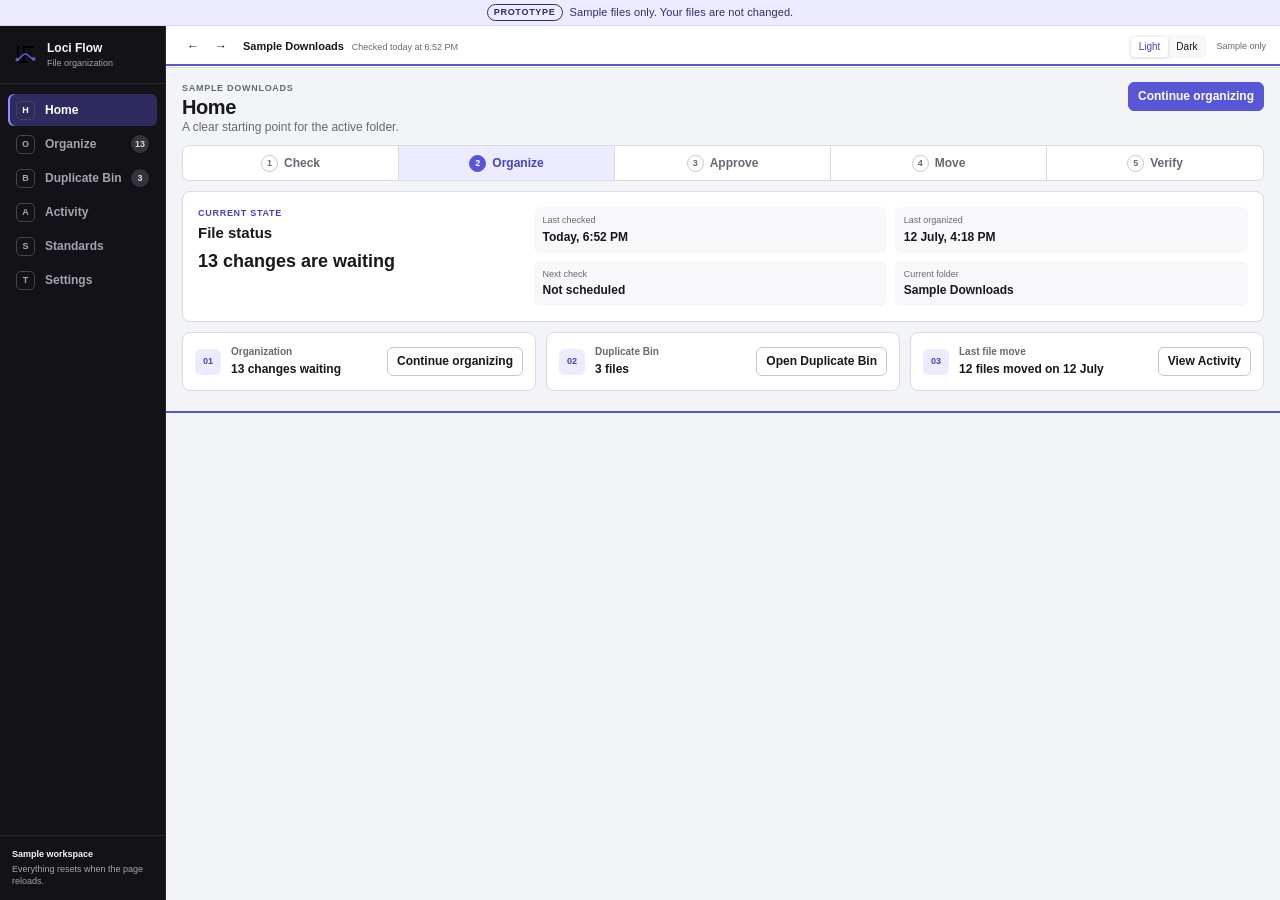
<file: prototype/loci-flow-ux-1-1-focused-policy-controls/index.html>
<!doctype html>
<html lang="en" data-theme="light">
  <head>
    <meta charset="utf-8">
    <meta name="viewport" content="width=device-width, initial-scale=1">
    <meta name="description" content="Loci Flow organization prototype using sample files only.">
    <meta name="color-scheme" content="light dark">
    <title>Home · Loci Flow</title>
    <link rel="stylesheet" href="styles.css">
  </head>
  <body>
    <a class="skip-link" href="#main-content">Skip to main content</a>
    <div class="prototype-notice" role="note">
      <span class="prototype-badge">Prototype</span>
      <span>Sample files only. Your files are not changed.</span>
    </div>
    <div class="app-shell">
      <aside class="sidebar" aria-label="Loci Flow">
        <a class="brand" href="#/home" aria-label="Loci Flow Home">
          <img class="brand-mark" src="assets/loci-flow-mark.svg" alt="">
          <span><strong>Loci Flow</strong><small>File organization</small></span>
        </a>
        <nav class="primary-nav" aria-label="Primary navigation">
          <a href="#/home" data-route="home"><span class="nav-icon" aria-hidden="true">H</span><span>Home</span></a>
          <a href="#/organize" data-route="organize"><span class="nav-icon" aria-hidden="true">O</span><span>Organize</span><span class="nav-count" data-organize-count>15</span></a>
          <a href="#/duplicate-bin" data-route="duplicate-bin"><span class="nav-icon" aria-hidden="true">B</span><span>Duplicate Bin</span><span class="nav-count" data-bin-count>3</span></a>
          <a href="#/activity" data-route="activity"><span class="nav-icon" aria-hidden="true">A</span><span>Activity</span></a>
          <a href="#/standards" data-route="standards"><span class="nav-icon" aria-hidden="true">S</span><span>Standards</span></a>
          <a href="#/settings" data-route="settings"><span class="nav-icon" aria-hidden="true">T</span><span>Settings</span></a>
        </nav>
        <footer class="sidebar-footer">
          <strong>Sample workspace</strong>
          <span>Everything resets when the page reloads.</span>
        </footer>
      </aside>
      <div class="workspace">
        <header class="global-toolbar">
          <div class="history-controls" aria-label="Navigation history">
            <button type="button" class="icon-button" data-action="history-back" aria-label="Go back" title="Go back">←</button>
            <button type="button" class="icon-button" data-action="history-forward" aria-label="Go forward" title="Go forward">→</button>
          </div>
          <div class="folder-title"><strong>Sample Downloads</strong><span>Checked today at 6:52 PM</span></div>
          <div class="toolbar-spacer"></div>
          <fieldset class="toolbar-theme" aria-label="Appearance">
            <button type="button" data-action="set-theme" data-theme-value="light" aria-pressed="true">Light</button>
            <button type="button" data-action="set-theme" data-theme-value="dark" aria-pressed="false">Dark</button>
          </fieldset>
          <span class="sample-label">Sample only</span>
        </header>
        <main id="main-content" tabindex="-1">
          <div id="app" aria-busy="true"><p class="loading">Opening the sample…</p></div>
        </main>
      </div>
    </div>
    <dialog id="dialog" aria-labelledby="dialog-title" aria-describedby="dialog-description">
      <div class="dialog-frame">
        <header class="dialog-header">
          <div><p id="dialog-eyebrow" class="eyebrow"></p><h2 id="dialog-title">Confirm</h2><p id="dialog-description"></p></div>
          <button type="button" class="icon-button" data-action="close-dialog" aria-label="Close dialog" title="Close">×</button>
        </header>
        <div id="dialog-content" class="dialog-content"></div>
        <footer id="dialog-actions" class="dialog-actions"></footer>
      </div>
    </dialog>
    <div id="status-live" class="visually-hidden" role="status" aria-live="polite" aria-atomic="true"></div>
    <script type="module" src="app.js"></script>
  </body>
</html>
</file>
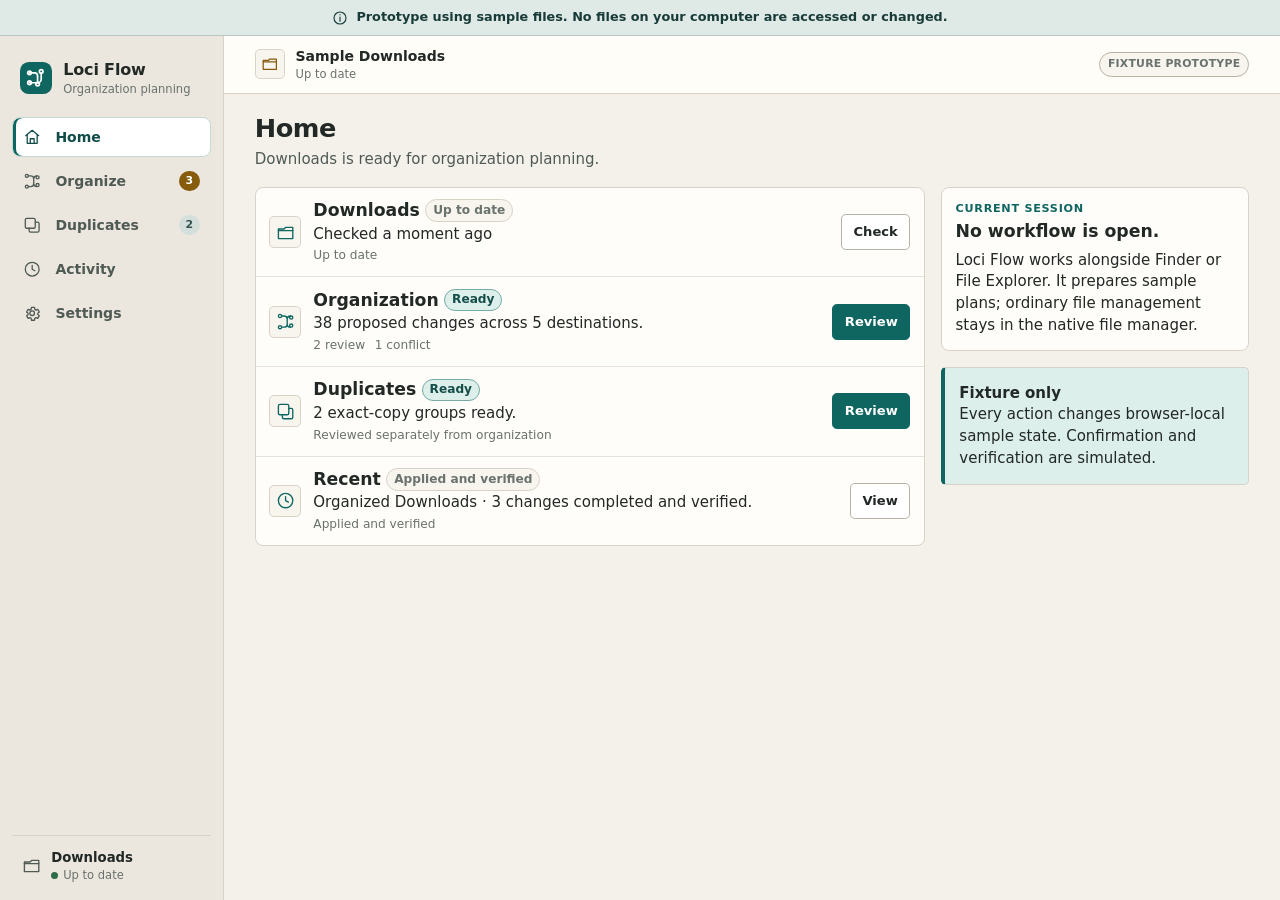
<file: prototype/loci-flow-ux-1-1-focused/index.html>
<!doctype html>
<html lang="en">
  <head>
    <meta charset="utf-8">
    <meta name="viewport" content="width=device-width, initial-scale=1">
    <meta
      name="description"
      content="Loci Flow is a fixture-only prototype for planning visible, reversible file organization alongside Finder or File Explorer."
    >
    <meta name="color-scheme" content="light">
    <meta name="theme-color" content="#f4f1eb">
    <title>Loci Flow · Focused organization prototype</title>
    <link rel="stylesheet" href="styles.css">
  </head>
  <body>
    <svg
      class="icon-sprite"
      aria-hidden="true"
      focusable="false"
      width="0"
      height="0"
    >
      <symbol id="icon-loci" viewBox="0 0 24 24">
        <path d="M5 6.5h5.5A3.5 3.5 0 0 1 14 10v7.5"></path>
        <path d="M5 17.5h9a4 4 0 0 0 4-4v-7"></path>
        <circle cx="5" cy="6.5" r="2"></circle>
        <circle cx="5" cy="17.5" r="2"></circle>
        <circle cx="18" cy="5" r="2"></circle>
        <circle cx="14" cy="19" r="2"></circle>
      </symbol>
      <symbol id="icon-home" viewBox="0 0 24 24">
        <path d="m3.5 10 8.5-7 8.5 7"></path>
        <path d="M5.5 9v11h13V9M9.5 20v-6h5v6"></path>
      </symbol>
      <symbol id="icon-organize" viewBox="0 0 24 24">
        <circle cx="5" cy="5" r="2"></circle>
        <circle cx="19" cy="7" r="2"></circle>
        <circle cx="19" cy="17" r="2"></circle>
        <circle cx="5" cy="19" r="2"></circle>
        <path d="M7 5h3a4 4 0 0 1 4 4v6a4 4 0 0 0 4 4M7 19h3a4 4 0 0 0 4-4V9a4 4 0 0 1 4-4"></path>
      </symbol>
      <symbol id="icon-duplicates" viewBox="0 0 24 24">
        <rect x="3" y="3" width="13" height="13" rx="2"></rect>
        <path d="M8 16v3a2 2 0 0 0 2 2h9a2 2 0 0 0 2-2v-9a2 2 0 0 0-2-2h-3"></path>
      </symbol>
      <symbol id="icon-activity" viewBox="0 0 24 24">
        <circle cx="12" cy="12" r="9"></circle>
        <path d="M12 7v5l3.5 2"></path>
      </symbol>
      <symbol id="icon-settings" viewBox="0 0 24 24">
        <circle cx="12" cy="12" r="3"></circle>
        <path d="M19.3 13.7c.1-.6.1-1.1 0-1.7l2-1.5-2-3.5-2.4 1a7.5 7.5 0 0 0-1.5-.9L15 4.5h-4l-.4 2.6a7.5 7.5 0 0 0-1.5.9L6.7 7l-2 3.5 2 1.5a7.4 7.4 0 0 0 0 1.7l-2 1.5 2 3.5 2.4-1a7.5 7.5 0 0 0 1.5.9l.4 2.6h4l.4-2.6a7.5 7.5 0 0 0 1.5-.9l2.4 1 2-3.5-2-1.5Z"></path>
      </symbol>
      <symbol id="icon-folder" viewBox="0 0 24 24">
        <path d="M3 7.5h7l2-2h9v14H3z"></path>
        <path d="M3 9.5h18"></path>
      </symbol>
      <symbol id="icon-file" viewBox="0 0 24 24">
        <path d="M6 3h8l4 4v14H6z"></path>
        <path d="M14 3v5h4M9 12h6M9 16h6"></path>
      </symbol>
      <symbol id="icon-chevron" viewBox="0 0 24 24">
        <path d="m9 5 7 7-7 7"></path>
      </symbol>
      <symbol id="icon-back" viewBox="0 0 24 24">
        <path d="m14 5-7 7 7 7"></path>
      </symbol>
      <symbol id="icon-forward" viewBox="0 0 24 24">
        <path d="m10 5 7 7-7 7"></path>
      </symbol>
      <symbol id="icon-more" viewBox="0 0 24 24">
        <circle cx="5" cy="12" r="1.25" fill="currentColor" stroke="none"></circle>
        <circle cx="12" cy="12" r="1.25" fill="currentColor" stroke="none"></circle>
        <circle cx="19" cy="12" r="1.25" fill="currentColor" stroke="none"></circle>
      </symbol>
      <symbol id="icon-select" viewBox="0 0 24 24">
        <rect x="3.5" y="3.5" width="17" height="17" rx="3"></rect>
        <path d="m8 12 2.5 2.5L16.5 8.5"></path>
      </symbol>
      <symbol id="icon-move" viewBox="0 0 24 24">
        <path d="M4 7h10M10 3l4 4-4 4"></path>
        <path d="M20 17H10m4-4-4 4 4 4"></path>
      </symbol>
      <symbol id="icon-leave" viewBox="0 0 24 24">
        <path d="M5 5v14M19 5v14M9 8v8M15 8v8"></path>
      </symbol>
      <symbol id="icon-review" viewBox="0 0 24 24">
        <path d="M12 3 2.8 20h18.4z"></path>
        <path d="M12 9v5M12 17.2v.1"></path>
      </symbol>
      <symbol id="icon-conflict" viewBox="0 0 24 24">
        <path d="m8 2.8 8 0 5.2 5.2v8L16 21.2H8L2.8 16V8z"></path>
        <path d="M12 7.5v6M12 17v.1"></path>
      </symbol>
      <symbol id="icon-verified" viewBox="0 0 24 24">
        <circle cx="12" cy="12" r="9"></circle>
        <path d="m7.5 12.2 3 3 6-6.2"></path>
      </symbol>
      <symbol id="icon-undo" viewBox="0 0 24 24">
        <path d="M9 7H4v-5"></path>
        <path d="M4.5 7A8.5 8.5 0 1 1 4 16"></path>
      </symbol>
      <symbol id="icon-refresh" viewBox="0 0 24 24">
        <path d="M20 8V3l-2.1 2.1A9 9 0 0 0 4 8"></path>
        <path d="M4 16v5l2.1-2.1A9 9 0 0 0 20 16"></path>
      </symbol>
      <symbol id="icon-info" viewBox="0 0 24 24">
        <circle cx="12" cy="12" r="9"></circle>
        <path d="M12 10.5V17M12 7v.1"></path>
      </symbol>
      <symbol id="icon-close" viewBox="0 0 24 24">
        <path d="m6 6 12 12M18 6 6 18"></path>
      </symbol>
    </svg>

    <a class="skip-link" href="#main-content">Skip to main content</a>

    <div id="safety-notice" class="prototype-notice" role="note">
      <svg class="icon" aria-hidden="true"><use href="#icon-info"></use></svg>
      <span>Prototype using sample files. No files on your computer are accessed or changed.</span>
    </div>

    <div class="app-shell" data-component="app-shell">
      <aside class="app-sidebar" aria-label="Loci Flow">
        <a class="brand" href="#/home" aria-label="Loci Flow home">
          <span class="brand-mark" aria-hidden="true">
            <svg class="icon"><use href="#icon-loci"></use></svg>
          </span>
          <span class="brand-copy">
            <strong>Loci Flow</strong>
            <small>Organization planning</small>
          </span>
        </a>

        <nav class="primary-nav" aria-label="Primary navigation">
          <a href="#/home" data-route="home" aria-current="page">
            <svg class="icon" aria-hidden="true"><use href="#icon-home"></use></svg>
            <span class="nav-label">Home</span>
          </a>
          <a href="#/organize" data-route="organize">
            <svg class="icon" aria-hidden="true"><use href="#icon-organize"></use></svg>
            <span class="nav-label">Organize</span>
            <span class="nav-count" data-nav-count="organization" aria-label="3 issues">3</span>
          </a>
          <a href="#/duplicates" data-route="duplicates">
            <svg class="icon" aria-hidden="true"><use href="#icon-duplicates"></use></svg>
            <span class="nav-label">Duplicates</span>
            <span class="nav-count nav-count-muted" data-nav-count="duplicates" aria-label="2 groups">2</span>
          </a>
          <a href="#/activity" data-route="activity">
            <svg class="icon" aria-hidden="true"><use href="#icon-activity"></use></svg>
            <span class="nav-label">Activity</span>
          </a>
          <a href="#/settings" data-route="settings">
            <svg class="icon" aria-hidden="true"><use href="#icon-settings"></use></svg>
            <span class="nav-label">Settings</span>
          </a>
        </nav>

        <div class="sidebar-location" aria-label="Active sample location">
          <svg class="icon" aria-hidden="true"><use href="#icon-folder"></use></svg>
          <span>
            <strong>Downloads</strong>
            <small><span class="status-dot" aria-hidden="true"></span>Up to date</small>
          </span>
        </div>
      </aside>

      <div class="app-workspace">
        <header class="app-topbar">
          <div class="location-heading">
            <span class="location-icon" aria-hidden="true">
              <svg class="icon"><use href="#icon-folder"></use></svg>
            </span>
            <span>
              <strong>Sample Downloads</strong>
              <small data-location-freshness>Up to date</small>
            </span>
          </div>
          <span class="prototype-chip">Fixture prototype</span>
        </header>

        <main id="main-content" class="main-content" tabindex="-1">
          <div id="app" class="route-root" data-component="route-root" aria-busy="true">
            <header class="page-header loading-header">
              <div>
                <p class="eyebrow">Sample Downloads</p>
                <h1>Preparing your planning workspace</h1>
              </div>
            </header>
            <section class="loading-panel" aria-label="Loading prototype" role="status">
              <span class="loading-indicator" aria-hidden="true"></span>
              <span>
                <strong>Opening the sample plan</strong>
                <small>No folders or files on this computer are being read.</small>
              </span>
            </section>
          </div>
        </main>
      </div>
    </div>

    <dialog
      id="dialog-host"
      class="app-dialog"
      data-component="dialog-host"
      aria-labelledby="dialog-title"
      aria-describedby="dialog-description"
    >
      <div class="dialog-frame">
        <header class="dialog-header">
          <div>
            <p id="dialog-eyebrow" class="eyebrow"></p>
            <h2 id="dialog-title">Review choice</h2>
            <p id="dialog-description" class="dialog-description"></p>
          </div>
          <form method="dialog">
            <button
              class="icon-button dialog-close"
              type="submit"
              value="cancel"
              data-action="close-dialog"
              aria-label="Close dialog"
              title="Close"
            >
              <svg class="icon" aria-hidden="true"><use href="#icon-close"></use></svg>
            </button>
          </form>
        </header>
        <div id="dialog-content" class="dialog-content"></div>
        <footer id="dialog-actions" class="dialog-actions"></footer>
      </div>
    </dialog>

    <div
      id="status-live"
      class="live-region"
      role="status"
      aria-live="polite"
      aria-atomic="true"
    ></div>
    <div
      id="alert-live"
      class="live-region"
      role="alert"
      aria-live="assertive"
      aria-atomic="true"
    ></div>

    <script type="module" src="app.js"></script>
  </body>
</html>
</file>
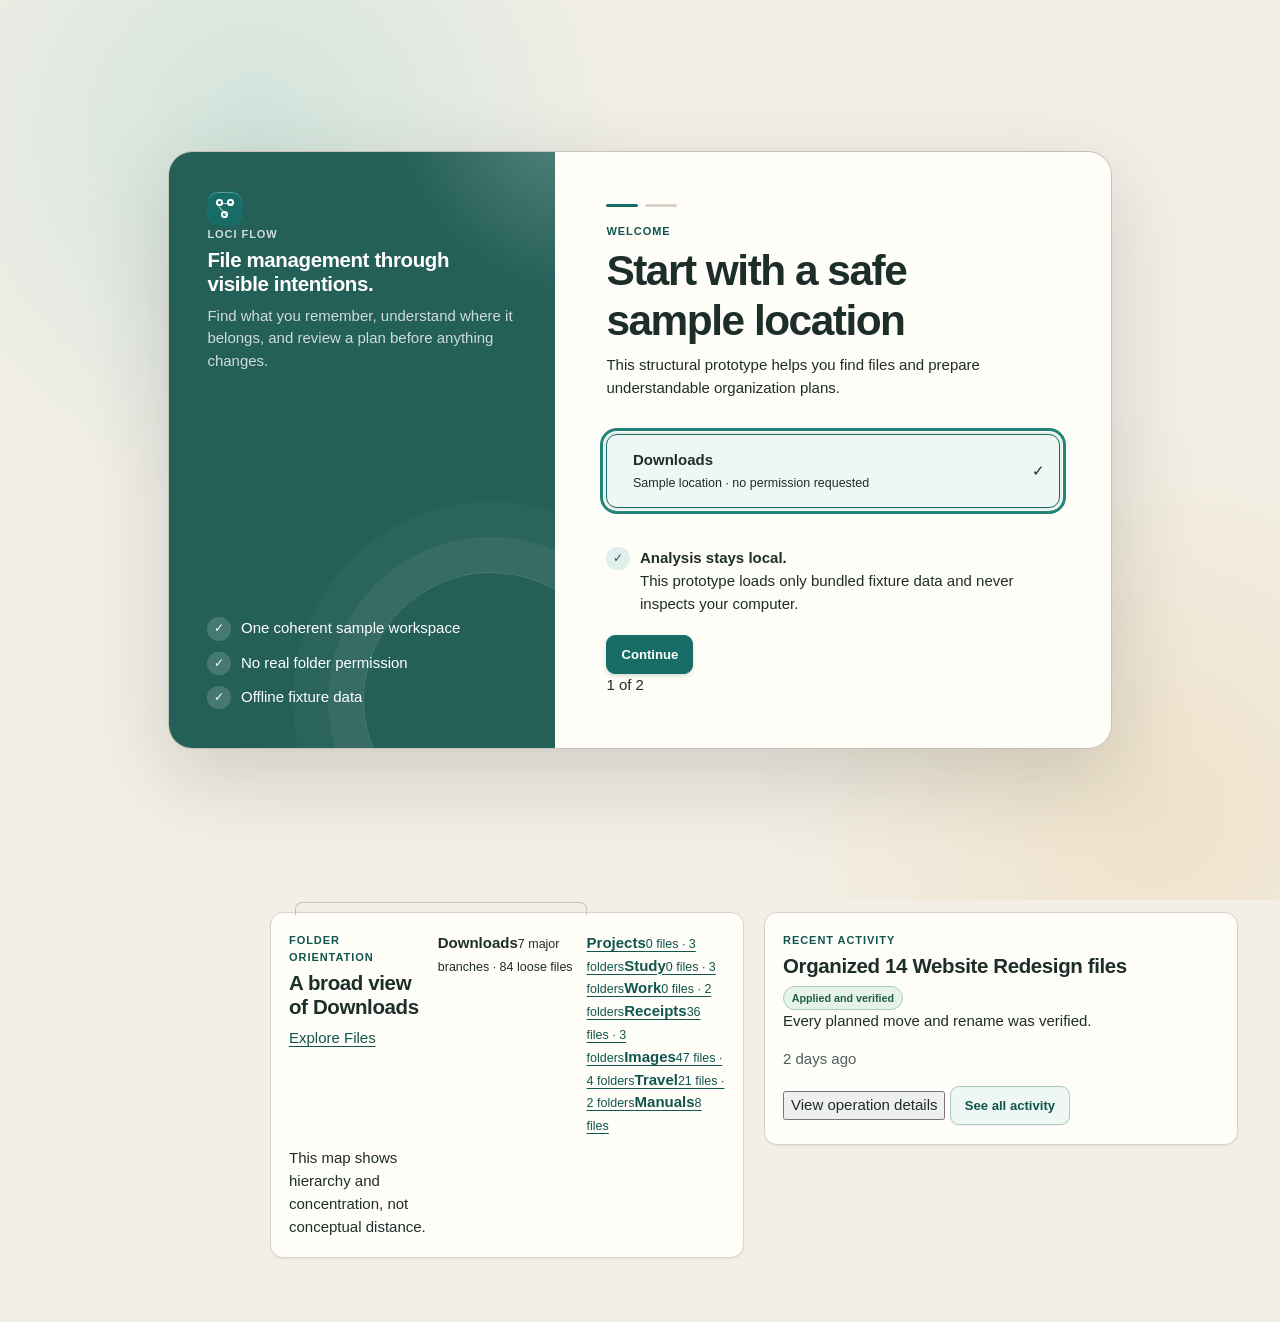
<file: prototype/loci-flow-ux-1-1-pass-1/index.html>
<!doctype html>
<html lang="en">
  <head>
    <meta charset="utf-8">
    <meta name="viewport" content="width=device-width, initial-scale=1">
    <meta
      name="description"
      content="Loci Flow is a local-only structural prototype for understandable file organization."
    >
    <meta name="color-scheme" content="light">
    <title>Loci Flow · Structural prototype</title>
    <link rel="stylesheet" href="styles.css">
  </head>
  <body>
    <a class="skip-link" href="#main-content">Skip to main content</a>

    <p class="prototype-notice" role="note">
      <span class="notice-mark" aria-hidden="true">◇</span>
      <span>Prototype using sample files. No files on your computer are accessed or changed.</span>
    </p>

    <div id="onboarding-root" class="onboarding-root" hidden></div>

    <div id="app-shell" class="app-shell">
      <header class="product-bar">
        <a class="brand" href="#/home" aria-label="Loci Flow home">
          <span class="brand-mark" aria-hidden="true">
            <span></span>
            <span></span>
            <span></span>
          </span>
          <span class="brand-copy">
            <strong>Loci Flow</strong>
            <small>Sample Downloads</small>
          </span>
        </a>

        <div class="location-state" aria-label="Sample location status">
          <span class="status-dot" aria-hidden="true"></span>
          <span><strong>Downloads</strong> · Up to date</span>
        </div>
      </header>

      <nav id="primary-nav" class="primary-nav" aria-label="Primary navigation">
        <a href="#/home" data-route="home">
          <span class="nav-glyph glyph-home" aria-hidden="true"></span>
          <span>Home</span>
        </a>
        <a href="#/search" data-route="search">
          <span class="nav-glyph glyph-search" aria-hidden="true"></span>
          <span>Search</span>
        </a>
        <a href="#/files" data-route="files">
          <span class="nav-glyph glyph-files" aria-hidden="true"></span>
          <span>Files</span>
        </a>
        <a href="#/organize" data-route="organize">
          <span class="nav-glyph glyph-organize" aria-hidden="true"></span>
          <span>Organize</span>
          <span class="nav-count" data-nav-count="plan" aria-label="3 items need attention">3</span>
        </a>
        <a href="#/duplicates" data-route="duplicates">
          <span class="nav-glyph glyph-duplicates" aria-hidden="true"></span>
          <span>Duplicates</span>
          <span class="nav-count nav-count-quiet" data-nav-count="duplicates" aria-label="2 exact-copy groups">2</span>
        </a>
        <a href="#/activity" data-route="activity">
          <span class="nav-glyph glyph-activity" aria-hidden="true"></span>
          <span>Activity</span>
        </a>
        <a href="#/settings" data-route="settings">
          <span class="nav-glyph glyph-settings" aria-hidden="true"></span>
          <span>Settings</span>
        </a>
      </nav>

      <main id="main-content" class="main-content" tabindex="-1">
        <div id="page-content" class="page-content" aria-busy="true">
          <div class="page-header loading-header">
            <div>
              <p class="eyebrow">Sample Downloads</p>
              <h1 id="page-heading">Preparing Loci Flow</h1>
              <p class="page-intro">Loading a safe sample workspace…</p>
            </div>
          </div>
          <section class="loading-state" aria-label="Loading prototype">
            <span class="loading-spinner" aria-hidden="true"></span>
            <div>
              <strong>Opening the sample location</strong>
              <p>No folders or files on this computer are being read.</p>
            </div>
          </section>
        </div>
      </main>
    </div>

    <div
      id="toast-region"
      class="toast-region"
      role="status"
      aria-live="polite"
      aria-atomic="true"
    ></div>
    <div
      id="progress-region"
      class="visually-hidden"
      role="status"
      aria-live="assertive"
      aria-atomic="true"
    ></div>

    <dialog
      id="prototype-dialog"
      class="prototype-dialog"
      aria-labelledby="dialog-title"
      aria-describedby="dialog-description"
    >
      <div class="dialog-frame">
        <header class="dialog-header">
          <div>
            <p id="dialog-eyebrow" class="eyebrow"></p>
            <h2 id="dialog-title">File details</h2>
            <p id="dialog-description" class="dialog-description"></p>
          </div>
          <form method="dialog">
            <button
              class="icon-button dialog-close"
              type="submit"
              value="cancel"
              data-action="close-dialog"
              aria-label="Close dialog"
            >
              <span aria-hidden="true">×</span>
            </button>
          </form>
        </header>
        <div id="dialog-content" class="dialog-content"></div>
      </div>
    </dialog>

    <script type="module" src="app.js"></script>
  </body>
</html>
</file>
<file: prototype/loci-flow-ux-1-1-focused-policy-controls/styles.css>
:root {
  color-scheme: light;
  --bg: #f3f4f7;
  --surface: #ffffff;
  --surface-subtle: #f8f8fb;
  --surface-strong: #ececf3;
  --text: #17171c;
  --muted: #686874;
  --line: #d9dae2;
  --line-strong: #c5c6d1;
  --sidebar: #121217;
  --sidebar-text: #f7f7fb;
  --sidebar-muted: #a4a4b1;
  --accent: #5856d6;
  --accent-strong: #4543bc;
  --accent-soft: #ecebff;
  --success: #247a51;
  --success-soft: #e8f5ee;
  --warning: #9b6500;
  --warning-soft: #fff4da;
  --danger: #b5303a;
  --danger-soft: #fff0f1;
  --shadow: 0 8px 22px rgb(20 20 30 / 8%);
  --row-height: 32px;
  --radius: 8px;
  font-family: Inter, ui-sans-serif, -apple-system, BlinkMacSystemFont, "Segoe UI", sans-serif;
}

:root[data-theme="dark"] {
  color-scheme: dark;
  --bg: #111116;
  --surface: #1a1a20;
  --surface-subtle: #202027;
  --surface-strong: #292932;
  --text: #f3f3f7;
  --muted: #aaaab7;
  --line: #35353f;
  --line-strong: #484853;
  --sidebar: #09090d;
  --sidebar-text: #fbfbff;
  --sidebar-muted: #9696a6;
  --accent: #8a88ff;
  --accent-strong: #a3a1ff;
  --accent-soft: #2b2a52;
  --success: #62c891;
  --success-soft: #173728;
  --warning: #e0b04c;
  --warning-soft: #3e321a;
  --danger: #ff7d87;
  --danger-soft: #422126;
  --shadow: 0 12px 28px rgb(0 0 0 / 26%);
}

* { box-sizing: border-box; }
html, body { margin: 0; min-height: 100%; background: var(--bg); color: var(--text); }
body { min-width: 1024px; font-size: 12px; line-height: 1.4; overflow-x: hidden; }
button, input, select { font: inherit; }
button, a, input, select, summary { outline: none; }
button:focus-visible, a:focus-visible, input:focus-visible, select:focus-visible, summary:focus-visible, [tabindex]:focus-visible {
  outline: 2px solid var(--accent);
  outline-offset: 2px;
}
button { color: inherit; }

.visually-hidden {
  position: absolute !important;
  width: 1px; height: 1px;
  padding: 0; margin: -1px;
  overflow: hidden; clip: rect(0 0 0 0);
  white-space: nowrap; border: 0;
}
.skip-link { position: fixed; left: 10px; top: -40px; z-index: 100; background: var(--accent); color: white; padding: 7px 10px; border-radius: 5px; }
.skip-link:focus { top: 6px; }

.prototype-notice {
  height: 26px;
  display: flex;
  align-items: center;
  justify-content: center;
  gap: 7px;
  background: #ecebff;
  color: #2e2c73;
  border-bottom: 1px solid #d5d3ff;
  font-size: 11px;
  letter-spacing: .01em;
}
:root[data-theme="dark"] .prototype-notice { background: #24233f; color: #d9d8ff; border-color: #3d3b69; }
.prototype-badge { padding: 1px 6px; border: 1px solid currentColor; border-radius: 999px; font-size: 9px; font-weight: 800; text-transform: uppercase; letter-spacing: .08em; }

.app-shell { min-height: calc(100vh - 26px); display: grid; grid-template-columns: 166px minmax(0, 1fr); }
.sidebar { position: sticky; top: 0; height: calc(100vh - 26px); display: flex; flex-direction: column; background: var(--sidebar); color: var(--sidebar-text); border-right: 1px solid #25252c; }
.brand { min-height: 58px; display: flex; align-items: center; gap: 9px; padding: 10px 13px; color: inherit; text-decoration: none; border-bottom: 1px solid #292930; }
.brand-mark { width: 25px; height: 25px; }
.brand span { min-width: 0; display: flex; flex-direction: column; }
.brand strong { font-size: 12px; }
.brand small { color: var(--sidebar-muted); font-size: 9px; }
.primary-nav { display: grid; gap: 2px; padding: 10px 8px; }
.primary-nav a { min-height: 32px; display: grid; grid-template-columns: 22px minmax(0, 1fr) auto; align-items: center; gap: 7px; padding: 5px 8px; border-radius: 6px; color: var(--sidebar-muted); text-decoration: none; font-weight: 600; }
.primary-nav a:hover { color: var(--sidebar-text); background: #1d1d24; }
.primary-nav a[aria-current="page"] { color: #fff; background: #2d2b60; box-shadow: inset 2px 0 #8f8dff; }
.nav-icon { width: 19px; height: 19px; display: grid; place-items: center; border: 1px solid #45454f; border-radius: 5px; font-size: 9px; font-weight: 800; }
.nav-count { min-width: 18px; height: 18px; display: grid; place-items: center; padding: 0 4px; border-radius: 999px; background: #33333c; color: #d9d9e3; font-size: 9px; }
.primary-nav a[aria-current="page"] .nav-count { background: #5d5acf; color: white; }
.sidebar-footer { margin-top: auto; display: grid; gap: 2px; padding: 12px; color: var(--sidebar-muted); border-top: 1px solid #292930; font-size: 9px; }
.sidebar-footer strong { color: var(--sidebar-text); }

.workspace { min-width: 0; }
.global-toolbar { height: 42px; display: flex; align-items: center; gap: 9px; padding: 0 14px; background: var(--surface); border-bottom: 1px solid var(--line); }
.history-controls { display: flex; gap: 2px; }
.icon-button { width: 26px; height: 26px; display: grid; place-items: center; padding: 0; border: 0; border-radius: 5px; background: transparent; cursor: pointer; }
.icon-button:hover { background: var(--surface-strong); }
.folder-title { display: flex; align-items: baseline; gap: 8px; min-width: 0; }
.folder-title strong { font-size: 11px; }
.folder-title span { color: var(--muted); font-size: 9px; }
.toolbar-spacer { flex: 1; }
.toolbar-theme, .segmented { display: inline-flex; margin: 0; padding: 2px; border: 1px solid var(--line); border-radius: 6px; background: var(--surface-subtle); }
.toolbar-theme { border: 0; }
.toolbar-theme button, .segmented button { border: 0; border-radius: 4px; background: transparent; cursor: pointer; }
.toolbar-theme button { padding: 3px 8px; font-size: 10px; }
.toolbar-theme button[aria-pressed="true"], .segmented button[aria-pressed="true"] { background: var(--surface); color: var(--accent-strong); box-shadow: 0 1px 4px rgb(0 0 0 / 13%); }
.sample-label { color: var(--muted); font-size: 9px; }

main { min-width: 0; }
#app { min-width: 0; padding: 14px 16px 18px; }
.loading { color: var(--muted); }
.page-header { min-height: 48px; display: flex; align-items: flex-start; justify-content: space-between; gap: 16px; margin-bottom: 10px; }
.page-header h1 { margin: 1px 0 1px; font-size: 20px; line-height: 1.1; letter-spacing: -.02em; }
.page-header p { margin: 0; color: var(--muted); }
.page-actions { display: flex; align-items: center; justify-content: flex-end; gap: 6px; flex-wrap: wrap; }
.page-actions small { width: 100%; color: var(--muted); text-align: right; font-size: 9px; }
.eyebrow { margin: 0; color: var(--accent-strong); font-size: 9px; font-weight: 800; text-transform: uppercase; letter-spacing: .08em; }
.card { background: var(--surface); border: 1px solid var(--line); border-radius: var(--radius); box-shadow: 0 1px 2px rgb(20 20 30 / 3%); }
.button { min-height: 28px; padding: 5px 9px; border: 1px solid var(--line-strong); border-radius: 6px; cursor: pointer; font-weight: 650; white-space: nowrap; }
.button-secondary { background: var(--surface); }
.button-secondary:hover { background: var(--surface-strong); }
.button-primary { border-color: var(--accent); background: var(--accent); color: white; }
.button-primary:hover { background: var(--accent-strong); }
.button-quiet { border-color: transparent; background: transparent; color: var(--accent-strong); }
.button-danger { border-color: var(--danger); background: var(--danger-soft); color: var(--danger); }
.button:disabled, button:disabled { cursor: not-allowed; opacity: .45; }

.stages { display: grid; grid-template-columns: repeat(5, 1fr); margin: 0 0 10px; padding: 0; list-style: none; border: 1px solid var(--line); border-radius: 7px; background: var(--surface); overflow: hidden; }
.stages li { min-height: 34px; display: flex; align-items: center; justify-content: center; gap: 6px; color: var(--muted); border-right: 1px solid var(--line); font-weight: 650; }
.stages li:last-child { border-right: 0; }
.stages li span { width: 17px; height: 17px; display: grid; place-items: center; border: 1px solid var(--line-strong); border-radius: 50%; font-size: 9px; }
.stages li.current { background: var(--accent-soft); color: var(--accent-strong); }
.stages li.current span { border-color: var(--accent); background: var(--accent); color: white; }
.stages li.done { color: var(--success); }
.stages li.done span { border-color: var(--success); background: var(--success-soft); }
.completion-banner { display: flex; align-items: center; gap: 10px; margin-bottom: 10px; padding: 9px 12px; border: 1px solid color-mix(in srgb, var(--success) 45%, var(--line)); border-radius: 7px; background: var(--success-soft); color: var(--success); }
.completion-banner span { color: var(--text); }
.home-status { display: grid; grid-template-columns: minmax(210px, .8fr) 1.8fr; gap: 18px; padding: 15px; }
.home-status h2 { margin: 2px 0 6px; font-size: 15px; }
.home-main-status { font-size: 18px; }
.status-grid { display: grid; grid-template-columns: repeat(2, 1fr); gap: 8px; margin: 0; }
.status-grid div { padding: 7px 9px; border-radius: 6px; background: var(--surface-subtle); }
.status-grid dt { color: var(--muted); font-size: 9px; }
.status-grid dd { margin: 2px 0 0; font-weight: 700; }
.home-summaries { display: grid; grid-template-columns: repeat(3, 1fr); gap: 10px; margin-top: 10px; }
.summary-card { min-width: 0; display: grid; grid-template-columns: 28px minmax(0, 1fr) auto; align-items: center; gap: 8px; padding: 12px; border: 1px solid var(--line); border-radius: 8px; background: var(--surface); }
.summary-icon { width: 26px; height: 26px; display: grid; place-items: center; border-radius: 6px; background: var(--accent-soft); color: var(--accent-strong); font-size: 9px; font-weight: 800; }
.summary-card h2 { margin: 0; color: var(--muted); font-size: 10px; }
.summary-card strong { display: block; margin-top: 2px; white-space: nowrap; overflow: hidden; text-overflow: ellipsis; }

.style-control { display: grid; grid-template-columns: 120px minmax(0, 1fr); align-items: center; gap: 8px 12px; margin-bottom: 10px; padding: 9px 11px; }
.style-control h2 { margin: 1px 0 0; font-size: 13px; }
.style-options { display: grid; grid-template-columns: repeat(3, 1fr); width: 100%; }
.style-options button { display: grid; gap: 1px; min-height: 38px; padding: 5px 10px; text-align: left; }
.style-options button strong { font-size: 11px; }
.style-options button span { color: var(--muted); font-size: 9px; }
.style-help { grid-column: 2; margin: -3px 4px 0 !important; font-size: 9px; }
.organize-layout { display: grid; grid-template-columns: minmax(0, 1fr) 296px; gap: 10px; align-items: start; }
.organize-main { min-width: 0; display: grid; gap: 10px; }
.decision-sections { min-width: 0; display: grid; gap: 10px; outline: 0; }
.changes-panel { min-width: 0; padding: 10px; scroll-margin-top: 8px; }
.section-header { display: flex; align-items: center; justify-content: space-between; gap: 10px; margin-bottom: 8px; }
.section-header h2 { margin: 1px 0 0; font-size: 14px; }
.panel-note { color: var(--muted); font-size: 9px; }
.choice-count { color: var(--muted); font-size: 9px; font-weight: 700; }
.action-counts { display: grid; grid-template-columns: repeat(6, 1fr); gap: 4px; margin-bottom: 7px; }
.action-counts button { min-width: 0; min-height: 36px; display: flex; align-items: center; justify-content: center; gap: 4px; padding: 3px 4px; border: 1px solid var(--line); border-radius: 5px; background: var(--surface-subtle); color: var(--muted); cursor: pointer; font-size: 9px; white-space: nowrap; }
.action-counts button strong { color: var(--text); font-size: 11px; }
.action-counts button[aria-pressed="true"] { border-color: var(--accent); background: var(--accent-soft); color: var(--accent-strong); }
.bulk-bar { min-height: 34px; display: flex; align-items: center; gap: 5px; padding: 4px 5px; background: var(--surface-subtle); border: 1px solid var(--line); border-radius: 6px 6px 0 0; }
.bulk-bar label { display: flex; align-items: center; gap: 5px; white-space: nowrap; }
.bulk-bar strong { color: var(--muted); font-size: 9px; }
.bulk-bar .button { min-height: 24px; padding: 3px 6px; font-size: 9px; }
.bulk-spacer { flex: 1; }
.change-list { max-height: 154px; overflow-y: auto; border: 1px solid var(--line); border-top: 0; border-radius: 0 0 6px 6px; }
.recommended-list { max-height: 168px; border-top: 1px solid var(--line); border-radius: 6px; }
.change-row { min-height: var(--row-height); display: grid; grid-template-columns: 20px 22px minmax(120px, 1.1fr) minmax(155px, 1.45fr) 56px minmax(82px, auto); align-items: center; gap: 6px; padding: 0 5px; border-bottom: 1px solid var(--line); white-space: nowrap; }
.change-row:last-child { border-bottom: 0; }
.change-row:hover { background: var(--surface-subtle); }
.change-row.selected { background: var(--accent-soft); box-shadow: inset 2px 0 var(--accent); }
.row-check { display: grid; place-items: center; }
.row-check input, .bin-row input, .setting-row input, .second-level input { accent-color: var(--accent); }
.file-icon { width: 19px; height: 19px; flex: 0 0 auto; color: #656a78; }
.icon-folder { color: #3d78c5; }
.icon-pdf { color: #c93e47; }
.icon-document { color: #3568bd; }
.icon-spreadsheet { color: #21835a; }
.icon-image { color: #a05cc6; }
.icon-presentation { color: #cb6a31; }
.icon-code { color: #5b61b8; }
.icon-archive { color: #8b6b2f; }
.change-name { min-width: 0; padding: 0; border: 0; background: transparent; color: var(--text); font-weight: 700; text-align: left; overflow: hidden; text-overflow: ellipsis; white-space: nowrap; cursor: pointer; }
.change-description { min-width: 0; color: var(--muted); overflow: hidden; text-overflow: ellipsis; }
.change-size { color: var(--muted); text-align: right; }
.row-action { min-height: 24px; padding: 3px 6px; border: 1px solid var(--line-strong); border-radius: 5px; background: var(--surface); color: var(--accent-strong); cursor: pointer; font-size: 9px; font-weight: 700; white-space: nowrap; }
.empty-list, .empty-tree, .empty-details { min-height: 74px; display: grid; place-items: center; align-content: center; gap: 2px; color: var(--muted); text-align: center; }
.empty-list strong, .empty-tree strong, .empty-details strong { color: var(--text); }
.movement-panel { min-width: 0; padding: 10px; }
.move-tree, .move-tree ul { margin: 0; padding: 0; list-style: none; }
.move-tree { columns: 2; column-gap: 18px; }
.move-tree-item { break-inside: avoid; }
.move-tree-row { min-height: 28px; display: flex; align-items: center; gap: 6px; padding-left: calc((var(--tree-depth) - 1) * 13px); border-bottom: 1px solid var(--line); white-space: nowrap; }
.move-tree-name { min-width: 0; overflow: hidden; text-overflow: ellipsis; }
.move-note { margin-left: auto; padding: 1px 5px; border-radius: 999px; background: var(--success-soft); color: var(--success); font-size: 8px; font-weight: 700; }
.item-details { position: sticky; top: 52px; min-width: 0; padding: 11px; }
.item-details h2 { margin: 2px 0 9px; font-size: 14px; }
.detail-title-row { display: flex; align-items: center; gap: 8px; padding-bottom: 9px; border-bottom: 1px solid var(--line); }
.detail-title-row .file-icon { width: 26px; height: 26px; }
.detail-title-row div { min-width: 0; display: grid; }
.detail-title { overflow-wrap: anywhere; font-size: 13px; }
.detail-title-row span { color: var(--muted); font-size: 9px; }
.details-list { margin: 7px 0 9px; }
.details-list div { display: grid; grid-template-columns: 78px minmax(0, 1fr); gap: 7px; padding: 5px 0; border-bottom: 1px solid var(--line); }
.details-list dt { color: var(--muted); }
.details-list dd { min-width: 0; margin: 0; font-weight: 600; overflow-wrap: anywhere; }
.breadcrumb { display: inline-flex; flex-wrap: wrap; align-items: center; gap: 3px; }
.breadcrumb > span[aria-hidden="true"] { color: var(--muted); }
.detail-actions { display: flex; flex-wrap: wrap; gap: 5px; }
.detail-actions .button { min-height: 25px; padding: 3px 7px; font-size: 9px; }
.reuse-suggestion { position: relative; display: grid; gap: 6px; margin-top: 10px; padding: 9px; border: 1px solid #d8b455; border-radius: 6px; background: var(--warning-soft); }
.reuse-suggestion > div { display: flex; flex-wrap: wrap; gap: 4px; }
.reuse-suggestion .button { min-height: 23px; padding: 2px 5px; font-size: 8px; }
.dismiss { position: absolute; top: 3px; right: 4px; border: 0; background: transparent; cursor: pointer; }
.kept-summary { margin-bottom: 10px; padding: 8px 11px; }
.kept-summary summary { cursor: pointer; color: var(--accent-strong); }
.kept-summary summary span { display: inline-flex; align-items: center; gap: 8px; }
.kept-summary summary small { color: var(--muted); }
.kept-summary ul { margin: 8px 0 0; padding-left: 18px; color: var(--muted); }
.workflow-result { max-width: 680px; margin: 46px auto 0; padding: 22px; text-align: center; }
.workflow-result h2 { margin: 3px 0 4px; font-size: 20px; }
.workflow-result > p:not(.eyebrow) { color: var(--muted); }
.workflow-result > div:last-child { display: flex; justify-content: center; gap: 6px; }
.verification-counts { display: grid; grid-template-columns: repeat(2, 1fr); gap: 6px; margin: 14px 0; }
.verification-counts > * { padding: 8px; border-radius: 6px; background: var(--surface-subtle); }

.bin-card { overflow: hidden; }
.bin-toolbar { min-height: 38px; display: flex; align-items: center; justify-content: space-between; padding: 7px 10px; border-bottom: 1px solid var(--line); background: var(--surface-subtle); }
.bin-toolbar label { display: flex; align-items: center; gap: 5px; }
.bin-table { min-width: 0; }
.bin-row { min-height: 34px; display: grid; grid-template-columns: 26px minmax(150px, 1.2fr) minmax(210px, 1.6fr) 125px 70px 100px 72px; align-items: center; gap: 7px; padding: 0 10px; border-bottom: 1px solid var(--line); white-space: nowrap; }
.bin-row:last-child { border-bottom: 0; }
.bin-row > span { min-width: 0; overflow: hidden; text-overflow: ellipsis; }
.bin-header { min-height: 29px; color: var(--muted); background: var(--surface-subtle); font-size: 9px; font-weight: 700; }
.bin-name { display: flex; align-items: center; gap: 7px; }
.bin-row .button { min-height: 24px; padding: 3px 6px; font-size: 9px; }
.empty-state { min-height: 220px; display: grid; place-items: center; align-content: center; text-align: center; color: var(--muted); }
.empty-state h2 { margin: 8px 0 2px; color: var(--text); }
.empty-state p { margin: 0; }
.empty-state-icon { width: 42px; height: 42px; display: grid; place-items: center; border: 1px solid var(--line); border-radius: 8px; color: var(--accent-strong); font-size: 16px; font-weight: 800; }

.activity-list { display: grid; gap: 8px; }
.activity-row { border: 1px solid var(--line); border-radius: 8px; background: var(--surface); overflow: hidden; }
.activity-row > header { min-height: 62px; display: flex; align-items: center; justify-content: space-between; gap: 10px; padding: 10px 12px; }
.activity-row h2 { margin: 0; font-size: 13px; }
.activity-row p { margin: 2px 0; color: var(--muted); }
.activity-row header span { color: var(--success); font-size: 9px; font-weight: 700; }
.activity-row header > div:last-child { display: flex; gap: 5px; }
.activity-details { display: grid; grid-template-columns: repeat(3, 1fr); border-top: 1px solid var(--line); background: var(--surface-subtle); }
.activity-category { min-height: 78px; padding: 9px 10px; border-right: 1px solid var(--line); border-bottom: 1px solid var(--line); }
.activity-category:nth-child(3n) { border-right: 0; }
.activity-category > div { display: flex; align-items: center; justify-content: space-between; }
.activity-category h3 { margin: 0; font-size: 10px; }
.activity-category > div strong { color: var(--accent-strong); }
.activity-category details { margin-top: 6px; }
.activity-category summary { color: var(--accent-strong); cursor: pointer; font-size: 9px; }
.activity-category ul { max-height: 90px; margin: 5px 0 0; padding-left: 16px; overflow-y: auto; }
.none-label { display: block; margin-top: 8px; color: var(--muted); font-size: 9px; }

.interpretation-panel { display: grid; grid-template-columns: minmax(220px, .8fr) minmax(300px, 1.4fr) auto; align-items: end; gap: 10px; margin-bottom: 9px; padding: 11px 12px; }
.interpretation-panel h2 { margin: 2px 0; font-size: 14px; }
.interpretation-panel p { margin: 0; color: var(--muted); }
.interpretation-panel label { display: grid; }
.interpretation-panel textarea { min-height: 48px; resize: vertical; padding: 7px 8px; border: 1px solid var(--line-strong); border-radius: 6px; background: var(--surface); color: var(--text); font: inherit; }
.interpretation-result { grid-column: 1 / -1; padding: 10px; border: 1px solid var(--line); border-radius: 6px; background: var(--surface-subtle); }
.interpretation-result h3 { margin: 2px 0 7px; font-size: 12px; }
.interpretation-result > p { margin: 2px 0 7px; }
.clarification-result > div, .interpretation-actions { display: flex; flex-wrap: wrap; gap: 5px; margin-top: 7px; }
.unsafe-result { border-color: color-mix(in srgb, var(--warning) 55%, var(--line)); background: var(--warning-soft); }
.unsafe-result ul { margin: 6px 0; padding-left: 18px; }
.suggested-list { display: grid; grid-template-columns: repeat(2, 1fr); gap: 5px; }
.suggested-standard { min-width: 0; display: grid; grid-template-columns: 20px minmax(0, 1fr) auto; gap: 7px; align-items: start; padding: 7px; border: 1px solid var(--line); border-radius: 6px; background: var(--surface); }
.suggested-standard > span { width: 18px; height: 18px; display: grid; place-items: center; border-radius: 50%; background: var(--accent-soft); color: var(--accent-strong); font-size: 8px; font-weight: 800; }
.suggested-standard p { margin: 2px 0; }
.suggested-standard small { color: var(--muted); }
.suggested-standard > div:last-child { display: flex; gap: 3px; }
.suggested-standard .button { min-height: 23px; padding: 2px 5px; font-size: 8px; }
.interpretation-actions { justify-content: flex-end; }
.standards-intro { display: flex; align-items: center; justify-content: space-between; margin-bottom: 9px; padding: 9px 12px; }
.standards-intro > div { display: grid; }
.standards-intro span { color: var(--muted); }
.standards-list { display: grid; gap: 7px; }
.standard-row { display: grid; grid-template-columns: minmax(0, 1fr) 70px auto; align-items: center; gap: 12px; padding: 10px 12px; border: 1px solid var(--line); border-radius: 7px; background: var(--surface); }
.standard-row h2 { margin: 0; font-size: 12px; }
.standard-row p { margin: 2px 0; color: var(--muted); }
.standard-row > div > span { color: var(--muted); font-size: 9px; }
.standard-row > div:last-child { display: flex; gap: 5px; }
.standard-state { color: var(--muted); }
.standard-state.on { color: var(--success); }

.settings-layout { display: grid; grid-template-columns: 170px minmax(0, 1fr); gap: 10px; }
.settings-nav { align-self: start; display: grid; padding: 5px; border: 1px solid var(--line); border-radius: 7px; background: var(--surface); }
.settings-nav button { min-height: 32px; padding: 5px 8px; border: 0; border-radius: 5px; background: transparent; text-align: left; cursor: pointer; }
.settings-nav button[aria-current="page"] { background: var(--accent-soft); color: var(--accent-strong); font-weight: 750; }
.settings-content { min-width: 0; }
.settings-content > header { margin-bottom: 8px; }
.settings-content h2 { margin: 0; font-size: 15px; }
.settings-content p { margin: 2px 0; color: var(--muted); }
.settings-card { padding: 10px; border: 1px solid var(--line); border-radius: 7px; background: var(--surface); }
.settings-theme { min-width: 220px; }
.settings-theme button { flex: 1; min-height: 30px; }
.setting-row { min-height: 48px; display: flex; align-items: center; justify-content: space-between; gap: 12px; padding: 7px 4px; border-bottom: 1px solid var(--line); }
.setting-row:last-child { border-bottom: 0; }
.setting-row span { display: grid; }
.setting-row small { color: var(--muted); }
.statements { display: grid; gap: 8px; }
.statements p { margin: 0; padding: 7px; border-radius: 5px; background: var(--surface-subtle); color: var(--text); }
.advanced-actions { display: grid; gap: 8px; }
.advanced-actions > div { display: grid; grid-template-columns: minmax(0, 1fr) auto; gap: 2px 10px; align-items: center; padding: 8px; border-bottom: 1px solid var(--line); }
.advanced-actions span { color: var(--muted); }
.advanced-actions .button { grid-column: 2; grid-row: 1 / span 2; }

dialog { width: min(760px, calc(100vw - 40px)); max-height: calc(100vh - 40px); padding: 0; border: 1px solid var(--line-strong); border-radius: 10px; background: var(--surface); color: var(--text); box-shadow: var(--shadow); }
dialog::backdrop { background: rgb(8 8 14 / 58%); }
.dialog-frame { max-height: calc(100vh - 42px); display: grid; grid-template-rows: auto minmax(0, 1fr) auto; }
.dialog-header { display: flex; justify-content: space-between; gap: 12px; padding: 13px 15px 10px; border-bottom: 1px solid var(--line); }
.dialog-header h2 { margin: 1px 0 2px; font-size: 17px; }
.dialog-header p { margin: 0; color: var(--muted); }
.dialog-content { min-height: 0; padding: 13px 15px; overflow-y: auto; }
.dialog-actions { display: flex; justify-content: flex-end; gap: 6px; padding: 9px 15px; border-top: 1px solid var(--line); background: var(--surface-subtle); }
.folder-picker { display: grid; gap: 5px; }
.folder-picker label { min-height: 34px; display: flex; align-items: center; gap: 7px; padding: 5px 8px; border: 1px solid var(--line); border-radius: 6px; cursor: pointer; }
.folder-picker label:has(input:checked) { border-color: var(--accent); background: var(--accent-soft); }
.folder-picker input, .choice-cards input { accent-color: var(--accent); }
.builder-section { margin: 0 0 12px; padding: 0; border: 0; }
.builder-section legend, .builder-field > span { margin-bottom: 6px; font-weight: 750; }
.choice-cards { display: grid; grid-template-columns: repeat(3, 1fr); gap: 5px; }
.choice-cards legend { grid-column: 1 / -1; }
.choice-cards label { min-height: 38px; display: flex; align-items: center; gap: 6px; padding: 6px 8px; border: 1px solid var(--line); border-radius: 6px; cursor: pointer; }
.choice-cards label:has(input:checked) { border-color: var(--accent); background: var(--accent-soft); }
.choice-cards.compact { grid-template-columns: repeat(3, 1fr); }
.builder-grid { display: grid; grid-template-columns: .8fr 1.2fr; gap: 10px; margin-bottom: 12px; }
.builder-field { display: grid; align-content: start; }
.builder-field select, .builder-field input, .builder-field textarea { min-height: 34px; padding: 5px 7px; border: 1px solid var(--line); border-radius: 6px; background: var(--surface); color: var(--text); font: inherit; }
.suggestion-editor { display: grid; gap: 12px; }
.preset-examples { display: grid; gap: 2px; padding: 7px 9px; border-radius: 6px; background: var(--surface-subtle); }
.preset-examples span { color: var(--muted); font-size: 9px; }
.second-level { display: flex; gap: 7px; margin-bottom: 12px; padding: 8px; border: 1px solid var(--line); border-radius: 6px; }
.second-level span { display: grid; }
.second-level small { color: var(--muted); }
.standard-comparison { display: grid; grid-template-columns: 1fr 1fr; gap: 8px; }
.standard-comparison section { display: grid; gap: 3px; padding: 10px; border: 1px solid var(--line); border-radius: 6px; }
.standard-comparison span { color: var(--muted); }
.conflict-actions { display: grid; grid-template-columns: 1fr 1fr; gap: 6px; margin-top: 10px; }
.approval-summary { display: grid; grid-template-columns: repeat(2, 1fr); gap: 7px; }
.approval-summary p { display: flex; align-items: baseline; gap: 7px; margin: 0; padding: 10px; border: 1px solid var(--line); border-radius: 6px; background: var(--surface-subtle); }
.approval-summary strong { color: var(--accent-strong); font-size: 17px; }

@media (max-width: 1180px) {
  .app-shell { grid-template-columns: 154px minmax(0, 1fr); }
  .organize-layout { grid-template-columns: minmax(0, 1fr) 270px; }
  .change-row { grid-template-columns: 19px 20px minmax(105px, 1fr) minmax(130px, 1.2fr) 50px minmax(78px, auto); gap: 5px; }
  .action-counts button { font-size: 8px; }
  .bulk-bar .button { padding-inline: 4px; }
  .home-summaries { gap: 7px; }
  .summary-card { grid-template-columns: 24px minmax(0, 1fr); }
  .summary-card .button { grid-column: 1 / -1; }
}

@media (max-width: 1040px) {
  .organize-layout { grid-template-columns: 1fr; }
  .item-details { position: static; }
  .home-summaries { grid-template-columns: 1fr; }
  .interpretation-panel { grid-template-columns: 1fr; align-items: stretch; }
  .interpretation-result { grid-column: 1; }
}

@media (prefers-reduced-motion: reduce) {
  *, *::before, *::after { scroll-behavior: auto !important; transition-duration: .001ms !important; animation-duration: .001ms !important; animation-iteration-count: 1 !important; }
}
</file>
<file: prototype/loci-flow-ux-1-1-focused/styles.css>
:root {
  color-scheme: light;
  font-family: system-ui, -apple-system, BlinkMacSystemFont, "Segoe UI", sans-serif;
  --canvas: #f4f1eb;
  --sidebar: #ebe7de;
  --surface: #fffdf9;
  --surface-raised: #ffffff;
  --surface-muted: #f8f5ef;
  --surface-selected: #e4f2ef;
  --ink: #222825;
  --ink-soft: #4f5a54;
  --ink-muted: #69726d;
  --line: #d8d2c7;
  --line-strong: #b8b0a3;
  --teal: #0f6661;
  --teal-hover: #0a5753;
  --teal-soft: #dcefeb;
  --teal-line: #78aaa4;
  --focus: #0a61c9;
  --success: #2e6b46;
  --success-soft: #e4f1e8;
  --review: #865b0c;
  --review-soft: #fff2ce;
  --conflict: #993b2f;
  --conflict-soft: #fbe9e5;
  --danger: #913126;
  --danger-hover: #78271f;
  --shadow-dialog: 0 24px 70px rgb(37 32 24 / 0.24);
  --radius-sm: 0.3rem;
  --radius: 0.5rem;
  --radius-lg: 0.75rem;
  --sidebar-width: 14rem;
  --content-pad: clamp(1rem, 2.4vw, 2rem);
}

*,
*::before,
*::after {
  box-sizing: border-box;
}

html {
  min-width: 20rem;
  min-height: 100%;
  background: var(--canvas);
}

body {
  min-width: 20rem;
  min-height: 100vh;
  margin: 0;
  overflow-x: hidden;
  color: var(--ink);
  background: var(--canvas);
  font-size: 0.9375rem;
  line-height: 1.45;
  text-rendering: optimizeLegibility;
}

button,
input,
select,
textarea {
  color: inherit;
  font: inherit;
}

button,
summary,
select,
input[type="checkbox"],
input[type="radio"] {
  cursor: pointer;
}

button:disabled,
input:disabled,
select:disabled {
  cursor: not-allowed;
}

a {
  color: var(--teal);
  text-underline-offset: 0.16em;
}

a:hover {
  color: var(--teal-hover);
}

h1,
h2,
h3,
p,
dl,
dd {
  margin-top: 0;
}

h1,
h2,
h3 {
  color: var(--ink);
  line-height: 1.2;
}

h1 {
  margin-bottom: 0.35rem;
  font-size: clamp(1.35rem, 2vw, 1.65rem);
  font-weight: 720;
  letter-spacing: -0.018em;
}

h2 {
  margin-bottom: 0.5rem;
  font-size: 1.08rem;
  font-weight: 700;
}

h3 {
  margin-bottom: 0.35rem;
  font-size: 0.95rem;
  font-weight: 700;
}

small {
  color: var(--ink-muted);
}

.caption {
  color: var(--ink-muted);
  font-size: 0.76rem;
}

.icon-sprite {
  position: absolute;
  width: 0;
  height: 0;
  overflow: hidden;
}

.icon {
  width: 1.2rem;
  height: 1.2rem;
  flex: 0 0 auto;
  fill: none;
  stroke: currentColor;
  stroke-linecap: round;
  stroke-linejoin: round;
  stroke-width: 1.7;
}

.visually-hidden,
.live-region {
  position: absolute !important;
  width: 1px !important;
  height: 1px !important;
  padding: 0 !important;
  margin: -1px !important;
  overflow: hidden !important;
  clip: rect(0, 0, 0, 0) !important;
  white-space: nowrap !important;
  border: 0 !important;
}

.skip-link {
  position: fixed;
  top: 0.45rem;
  left: 0.6rem;
  z-index: 200;
  padding: 0.55rem 0.8rem;
  border-radius: var(--radius-sm);
  color: #ffffff;
  background: var(--ink);
  font-weight: 700;
  text-decoration: none;
  transform: translateY(-160%);
}

.skip-link:focus {
  transform: translateY(0);
}

:focus-visible {
  outline: 3px solid var(--focus);
  outline-offset: 2px;
}

.prototype-notice {
  position: sticky;
  top: 0;
  z-index: 100;
  display: flex;
  min-height: 2.25rem;
  align-items: center;
  justify-content: center;
  gap: 0.5rem;
  padding: 0.45rem 1rem;
  border-bottom: 1px solid #b8c9c5;
  color: #183b38;
  background: #dfe9e6;
  font-size: 0.8rem;
  font-weight: 650;
  text-align: center;
}

.prototype-notice .icon {
  width: 1rem;
  height: 1rem;
}

.app-shell {
  display: grid;
  min-height: calc(100vh - 2.25rem);
  grid-template-columns: var(--sidebar-width) minmax(0, 1fr);
}

.app-sidebar {
  position: sticky;
  top: 2.25rem;
  z-index: 20;
  display: flex;
  height: calc(100vh - 2.25rem);
  min-width: 0;
  flex-direction: column;
  padding: 1rem 0.75rem 0.85rem;
  border-right: 1px solid var(--line);
  background: var(--sidebar);
}

.brand {
  display: flex;
  min-height: 3rem;
  align-items: center;
  gap: 0.7rem;
  padding: 0.35rem 0.5rem 0.75rem;
  color: var(--ink);
  text-decoration: none;
}

.brand:hover {
  color: var(--ink);
}

.brand-mark {
  display: grid;
  width: 2rem;
  height: 2rem;
  flex: 0 0 auto;
  place-items: center;
  border-radius: 0.55rem;
  color: #ffffff;
  background: var(--teal);
}

.brand-mark .icon {
  width: 1.35rem;
  height: 1.35rem;
  stroke-width: 1.9;
}

.brand-copy {
  display: grid;
  min-width: 0;
}

.brand-copy strong {
  font-size: 1rem;
  letter-spacing: -0.01em;
}

.brand-copy small {
  overflow: hidden;
  font-size: 0.72rem;
  text-overflow: ellipsis;
  white-space: nowrap;
}

.primary-nav {
  display: grid;
  gap: 0.2rem;
  margin-top: 0.45rem;
}

.primary-nav a {
  position: relative;
  display: grid;
  min-height: 2.55rem;
  align-items: center;
  grid-template-columns: 1.35rem minmax(0, 1fr) auto;
  gap: 0.65rem;
  padding: 0.55rem 0.65rem;
  border: 1px solid transparent;
  border-radius: var(--radius);
  color: var(--ink-soft);
  font-size: 0.875rem;
  font-weight: 600;
  text-decoration: none;
}

.primary-nav a:hover {
  color: var(--ink);
  background: rgb(255 255 255 / 0.52);
}

.primary-nav a[aria-current="page"] {
  border-color: #c6d8d4;
  color: #124c48;
  background: var(--surface-raised);
  box-shadow: inset 3px 0 0 var(--teal);
}

.primary-nav a[data-locked="true"] {
  opacity: 0.62;
}

.primary-nav a[data-locked="true"]::after {
  margin-left: auto;
  color: var(--ink-muted);
  content: "·";
}

.primary-nav .icon {
  width: 1.15rem;
  height: 1.15rem;
}

.nav-label {
  min-width: 0;
}

.nav-count {
  min-width: 1.3rem;
  padding: 0.05rem 0.35rem;
  border-radius: 999px;
  color: #ffffff;
  background: var(--review);
  font-size: 0.68rem;
  font-variant-numeric: tabular-nums;
  line-height: 1.2rem;
  text-align: center;
}

.nav-count-muted {
  color: #35524f;
  background: #d4dfdc;
}

.sidebar-location {
  display: flex;
  min-width: 0;
  align-items: center;
  gap: 0.65rem;
  margin-top: auto;
  padding: 0.75rem 0.6rem 0.15rem;
  border-top: 1px solid var(--line);
  color: var(--ink-soft);
}

.sidebar-location > span {
  display: grid;
  min-width: 0;
}

.sidebar-location strong,
.sidebar-location small {
  overflow: hidden;
  text-overflow: ellipsis;
  white-space: nowrap;
}

.sidebar-location strong {
  color: var(--ink);
  font-size: 0.83rem;
}

.sidebar-location small {
  font-size: 0.72rem;
}

.status-dot {
  display: inline-block;
  width: 0.45rem;
  height: 0.45rem;
  margin-right: 0.3rem;
  border-radius: 50%;
  background: var(--success);
}

.app-workspace {
  display: flex;
  min-width: 0;
  min-height: 0;
  flex-direction: column;
}

.app-topbar {
  position: sticky;
  top: 2.25rem;
  z-index: 18;
  display: flex;
  min-height: 3.6rem;
  align-items: center;
  justify-content: space-between;
  gap: 1rem;
  padding: 0.6rem var(--content-pad);
  border-bottom: 1px solid var(--line);
  background: rgb(255 253 249 / 0.94);
  backdrop-filter: blur(10px);
}

.location-heading {
  display: flex;
  min-width: 0;
  align-items: center;
  gap: 0.65rem;
}

.location-heading > span:last-child {
  display: grid;
  min-width: 0;
}

.location-heading strong,
.location-heading small {
  overflow: hidden;
  text-overflow: ellipsis;
  white-space: nowrap;
}

.location-heading strong {
  font-size: 0.875rem;
}

.location-heading small {
  font-size: 0.72rem;
}

.location-icon {
  display: grid;
  width: 1.9rem;
  height: 1.9rem;
  place-items: center;
  border: 1px solid var(--line);
  border-radius: var(--radius-sm);
  color: var(--review);
  background: var(--surface-muted);
}

.location-icon .icon {
  width: 1.1rem;
  height: 1.1rem;
}

.prototype-chip {
  flex: 0 0 auto;
  padding: 0.24rem 0.5rem;
  border: 1px solid var(--line-strong);
  border-radius: 999px;
  color: var(--ink-muted);
  background: var(--surface-muted);
  font-size: 0.68rem;
  font-weight: 650;
  letter-spacing: 0.02em;
  text-transform: uppercase;
}

.main-content {
  width: 100%;
  min-width: 0;
  flex: 1;
  padding: 1.2rem var(--content-pad) 2.5rem;
}

.route-root {
  width: 100%;
  min-width: 0;
  max-width: 96rem;
  margin: 0 auto;
}

.page-header {
  display: flex;
  min-width: 0;
  align-items: flex-start;
  justify-content: space-between;
  gap: 1rem;
  margin-bottom: 1rem;
}

.page-header > div:first-child {
  min-width: 0;
}

.page-header p:last-child,
.page-subtitle {
  max-width: 52rem;
  margin-bottom: 0;
  color: var(--ink-soft);
}

.eyebrow {
  margin-bottom: 0.2rem;
  color: var(--teal);
  font-size: 0.7rem;
  font-weight: 750;
  letter-spacing: 0.065em;
  text-transform: uppercase;
}

.toolbar,
.plan-toolbar,
.bulk-toolbar,
.selection-toolbar {
  display: flex;
  min-width: 0;
  min-height: 2.8rem;
  align-items: center;
  justify-content: space-between;
  gap: 0.75rem;
  padding: 0.45rem 0.55rem;
  border: 1px solid var(--line);
  background: var(--surface);
}

.toolbar {
  border-radius: var(--radius);
}

.toolbar-group,
.toolbar-actions,
.page-actions,
.dialog-actions,
.inspector-actions,
.row-actions,
.action-group {
  display: flex;
  min-width: 0;
  flex-wrap: wrap;
  align-items: center;
  gap: 0.45rem;
}

.toolbar-title {
  overflow: hidden;
  font-weight: 700;
  text-overflow: ellipsis;
  white-space: nowrap;
}

.button,
.btn,
.button-primary,
.button-secondary,
.button-quiet,
.button-danger,
.icon-button {
  display: inline-flex;
  min-height: 2.25rem;
  align-items: center;
  justify-content: center;
  gap: 0.42rem;
  padding: 0.43rem 0.72rem;
  border: 1px solid var(--line-strong);
  border-radius: var(--radius-sm);
  color: var(--ink);
  background: var(--surface-raised);
  font-size: 0.82rem;
  font-weight: 680;
  line-height: 1.2;
  text-decoration: none;
}

.button:hover,
.btn:hover,
.button-secondary:hover,
.button-quiet:hover,
.icon-button:hover {
  border-color: #91897d;
  color: var(--ink);
  background: var(--surface-muted);
}

.button-primary,
.btn-primary,
.button[data-variant="primary"] {
  border-color: var(--teal);
  color: #ffffff;
  background: var(--teal);
}

.button-primary:hover,
.btn-primary:hover,
.button[data-variant="primary"]:hover {
  border-color: var(--teal-hover);
  color: #ffffff;
  background: var(--teal-hover);
}

.button-danger,
.button[data-variant="danger"] {
  border-color: var(--danger);
  color: #ffffff;
  background: var(--danger);
}

.button-danger:hover,
.button[data-variant="danger"]:hover {
  border-color: var(--danger-hover);
  color: #ffffff;
  background: var(--danger-hover);
}

.button-quiet,
.button[data-variant="quiet"] {
  border-color: transparent;
  background: transparent;
}

.button:disabled,
.btn:disabled,
.button-primary:disabled,
.button-secondary:disabled,
.button-danger:disabled,
.icon-button:disabled,
[aria-disabled="true"] {
  opacity: 0.52;
  pointer-events: none;
}

.button .icon,
.btn .icon,
.icon-button .icon {
  width: 1rem;
  height: 1rem;
}

.icon-button {
  width: 2.25rem;
  padding: 0;
}

.segmented-control,
.pane-switcher {
  display: inline-flex;
  min-width: 0;
  padding: 0.18rem;
  border: 1px solid var(--line);
  border-radius: 0.4rem;
  background: var(--surface-muted);
}

.segmented-control button,
.pane-switcher button {
  min-height: 1.8rem;
  padding: 0.3rem 0.6rem;
  border: 0;
  border-radius: var(--radius-sm);
  color: var(--ink-soft);
  background: transparent;
  font-size: 0.78rem;
  font-weight: 650;
}

.segmented-control button[aria-pressed="true"],
.pane-switcher button[aria-pressed="true"],
.activity-controls a[aria-current="page"] {
  color: var(--ink);
  background: var(--surface-raised);
  box-shadow: 0 1px 2px rgb(38 33 25 / 0.12);
}

.pane-switcher {
  display: none;
}

.breadcrumb {
  display: flex;
  min-width: 0;
  flex-wrap: wrap;
  align-items: center;
  gap: 0.25rem;
  margin: 0;
  padding: 0;
  color: var(--ink-muted);
  font-size: 0.78rem;
  list-style: none;
}

.breadcrumb li {
  display: inline-flex;
  min-width: 0;
  align-items: center;
  gap: 0.25rem;
}

.breadcrumb li:not(:last-child)::after {
  content: "/";
  color: var(--line-strong);
}

.breadcrumb a,
.breadcrumb span {
  overflow: hidden;
  max-width: 18rem;
  text-overflow: ellipsis;
  white-space: nowrap;
}

label,
legend {
  font-weight: 650;
}

input[type="text"],
input[type="search"],
select,
textarea {
  min-height: 2.35rem;
  max-width: 100%;
  padding: 0.45rem 0.6rem;
  border: 1px solid var(--line-strong);
  border-radius: var(--radius-sm);
  color: var(--ink);
  background: var(--surface-raised);
}

input[type="checkbox"],
input[type="radio"] {
  width: 1rem;
  height: 1rem;
  accent-color: var(--teal);
}

.field {
  display: grid;
  min-width: 0;
  gap: 0.3rem;
}

.field-help,
.help-text {
  margin: 0;
  color: var(--ink-muted);
  font-size: 0.76rem;
}

.panel,
.surface,
.inset-panel,
.empty-state,
.notice-panel {
  min-width: 0;
  border: 1px solid var(--line);
  background: var(--surface);
}

.panel,
.surface {
  border-radius: var(--radius);
}

.inset-panel,
.notice-panel,
.empty-state {
  padding: 0.9rem;
  border-radius: var(--radius-sm);
}

.empty-state {
  color: var(--ink-soft);
  text-align: center;
}

.notice-panel {
  border-left: 0.25rem solid var(--teal);
  background: var(--teal-soft);
}

.notice-panel[data-status="review"] {
  border-color: var(--review);
  background: var(--review-soft);
}

.notice-panel[data-status="conflict"],
.notice-panel[data-status="error"] {
  border-color: var(--conflict);
  background: var(--conflict-soft);
}

.notice-panel[data-status="verified"],
.notice-panel[data-status="complete"] {
  border-color: var(--success);
  background: var(--success-soft);
}

.notice-panel p:last-child,
.empty-state p:last-child {
  margin-bottom: 0;
}

.status-label,
.status-chip,
.row-status,
.issue-count {
  display: inline-flex;
  min-height: 1.4rem;
  align-items: center;
  gap: 0.25rem;
  padding: 0.12rem 0.42rem;
  border: 1px solid var(--line);
  border-radius: 999px;
  color: var(--ink-soft);
  background: var(--surface-muted);
  font-size: 0.68rem;
  font-weight: 700;
  line-height: 1.1;
  white-space: nowrap;
}

[data-status="review"] .row-status,
.status-label[data-status="review"],
.status-chip[data-status="review"] {
  border-color: #d7ae54;
  color: #674300;
  background: var(--review-soft);
}

[data-status="conflict"] .row-status,
[data-status="blocked"] .row-status,
.status-label[data-status="conflict"],
.status-label[data-status="blocked"],
.status-chip[data-status="conflict"] {
  border-color: #d89a90;
  color: #772a21;
  background: var(--conflict-soft);
}

[data-status="verified"] .row-status,
[data-status="complete"] .row-status,
.status-label[data-status="verified"],
.status-label[data-status="complete"],
.status-chip[data-status="verified"] {
  border-color: #91bf9f;
  color: #245738;
  background: var(--success-soft);
}

[data-status="working"] .row-status,
[data-status="ready"] .row-status,
.status-label[data-status="working"],
.status-label[data-status="ready"] {
  border-color: var(--teal-line);
  color: #154d49;
  background: var(--teal-soft);
}

.resource-row,
.file-row,
.folder-row,
.tree-row,
.duplicate-member {
  position: relative;
  display: grid;
  width: 100%;
  min-width: 0;
  min-height: 2.85rem;
  align-items: center;
  grid-template-columns: auto auto minmax(0, 1fr) auto;
  gap: 0.6rem;
  padding: 0.45rem 0.6rem;
  border: 0;
  border-bottom: 1px solid #e7e2d9;
  color: var(--ink);
  background: transparent;
  text-align: left;
}

button.resource-row,
button.file-row,
button.folder-row,
button.tree-row,
button.duplicate-member {
  cursor: pointer;
}

.resource-row:hover,
.file-row:hover,
.folder-row:hover,
.tree-row:hover,
.duplicate-member:hover {
  background: var(--surface-muted);
}

.resource-row[aria-selected="true"],
.file-row[aria-selected="true"],
.folder-row[aria-selected="true"],
.tree-row[aria-selected="true"],
.duplicate-member[aria-selected="true"],
.resource-row.is-selected,
.file-row.is-selected {
  background: var(--surface-selected);
  box-shadow: inset 3px 0 0 var(--teal);
}

.resource-row[data-updated="true"],
.file-row[data-updated="true"] {
  animation: row-updated 800ms ease-out;
}

.row-check {
  display: grid;
  width: 1.2rem;
  place-items: center;
}

.row-disclosure,
.disclosure-button {
  display: grid;
  width: 1.55rem;
  height: 1.55rem;
  padding: 0;
  place-items: center;
  border: 0;
  border-radius: var(--radius-sm);
  color: var(--ink-muted);
  background: transparent;
}

.row-disclosure .icon,
.disclosure-button .icon {
  width: 0.9rem;
  height: 0.9rem;
  transition: transform 130ms ease;
}

[aria-expanded="true"] > .icon,
[aria-expanded="true"] .row-disclosure .icon,
.tree-row[aria-expanded="true"] .row-disclosure .icon {
  transform: rotate(90deg);
}

.row-icon {
  display: grid;
  width: 1.45rem;
  height: 1.45rem;
  place-items: center;
  color: var(--ink-muted);
}

.folder-row .row-icon,
.tree-row[data-kind="folder"] .row-icon {
  color: var(--review);
}

.row-icon .icon {
  width: 1.18rem;
  height: 1.18rem;
}

.row-content,
.row-copy {
  display: grid;
  min-width: 0;
  gap: 0.08rem;
}

.row-title,
.row-name {
  overflow: hidden;
  font-size: 0.84rem;
  font-weight: 650;
  text-overflow: ellipsis;
  white-space: nowrap;
}

.row-meta {
  display: flex;
  min-width: 0;
  flex-wrap: wrap;
  gap: 0.2rem 0.6rem;
  color: var(--ink-muted);
  font-size: 0.72rem;
}

.row-path {
  overflow: hidden;
  text-overflow: ellipsis;
  white-space: nowrap;
}

.row-trailing {
  display: flex;
  min-width: 0;
  align-items: center;
  justify-content: flex-end;
  gap: 0.4rem;
}

.outline-tree,
.file-list,
.member-list,
.issue-list {
  min-width: 0;
  margin: 0;
  padding: 0;
  list-style: none;
}

.tree-children {
  position: relative;
  margin-left: 1.25rem;
  padding-left: 0.75rem;
  border-left: 1px solid var(--line);
}

.tree-branch,
.recheck-panel,
.completed-stages,
.dialog-close {
  min-width: 0;
}

.tree-children::before {
  content: "";
  position: absolute;
  top: 0;
  left: -1px;
  width: 0.75rem;
  height: 1.45rem;
  border-bottom: 1px solid var(--line);
}

.aggregate-row {
  color: var(--ink-soft);
  background: var(--surface-muted);
}

.aggregate-row .row-title {
  font-style: italic;
  font-weight: 580;
}

.home-layout {
  display: grid;
  min-width: 0;
  grid-template-columns: minmax(0, 1fr) minmax(18rem, 0.46fr);
  gap: 1rem;
}

.home-main,
.home-aside {
  display: grid;
  min-width: 0;
  align-content: start;
  gap: 1rem;
}

.location-strip,
.home-section,
.recent-operation {
  min-width: 0;
  border: 1px solid var(--line);
  border-radius: var(--radius);
  background: var(--surface);
}

.location-strip {
  display: flex;
  align-items: center;
  justify-content: space-between;
  gap: 0.8rem;
  padding: 0.8rem 0.9rem;
}

.location-strip-main {
  display: flex;
  min-width: 0;
  align-items: center;
  gap: 0.65rem;
}

.location-strip-main > span {
  display: grid;
  min-width: 0;
}

.home-section-header {
  display: flex;
  align-items: center;
  justify-content: space-between;
  gap: 0.75rem;
  padding: 0.72rem 0.85rem;
  border-bottom: 1px solid var(--line);
}

.home-section-header h2,
.home-section-header p {
  margin-bottom: 0;
}

.command-list {
  margin: 0;
  padding: 0;
  list-style: none;
}

.command-row {
  display: grid;
  min-width: 0;
  min-height: 4.3rem;
  align-items: center;
  grid-template-columns: auto minmax(0, 1fr) auto;
  gap: 0.75rem;
  padding: 0.72rem 0.85rem;
  border-bottom: 1px solid #e7e2d9;
}

.command-row:last-child {
  border-bottom: 0;
}

.command-icon {
  display: grid;
  width: 2rem;
  height: 2rem;
  place-items: center;
  border: 1px solid var(--line);
  border-radius: var(--radius-sm);
  color: var(--teal);
  background: var(--surface-muted);
}

.command-copy {
  display: grid;
  min-width: 0;
  gap: 0.12rem;
}

.command-title {
  display: flex;
  min-width: 0;
  align-items: center;
  flex-wrap: wrap;
  gap: 0.35rem;
}

.command-title h2,
.command-copy p {
  margin: 0;
}

.command-action {
  display: flex;
  justify-content: flex-end;
}

button.row-copy {
  width: 100%;
  padding: 0;
  border: 0;
  color: inherit;
  background: transparent;
  text-align: left;
  cursor: pointer;
}

.inspector-heading {
  display: flex;
  min-width: 0;
  align-items: center;
  gap: 0.55rem;
  margin-bottom: 0.75rem;
}

.inspector-heading h3,
.inspector-heading p {
  margin: 0;
}

.dialog-note,
.dialog-facts {
  color: var(--ink-soft);
  font-size: 0.8rem;
}

.dialog-summary {
  margin-bottom: 0.8rem;
}

.form-error {
  color: var(--conflict);
  font-weight: 650;
}

.command-copy strong {
  font-size: 0.88rem;
}

.command-copy span,
.command-copy small {
  color: var(--ink-muted);
  font-size: 0.76rem;
}

.command-stats {
  display: flex;
  flex-wrap: wrap;
  gap: 0.35rem 0.6rem;
}

.recent-operation {
  padding: 0.85rem;
}

.recent-operation p:last-child {
  margin-bottom: 0;
}

.organize-shell,
.duplicates-shell {
  display: grid;
  min-width: 0;
  gap: 0.75rem;
}

.plan-toolbar {
  border-radius: var(--radius) var(--radius) 0 0;
}

.selection-toolbar,
.bulk-toolbar {
  border-color: var(--teal-line);
  background: var(--teal-soft);
}

.selection-toolbar[hidden],
.bulk-toolbar[hidden] {
  display: none;
}

.comparison-workspace {
  display: grid;
  min-width: 0;
  min-height: min(66vh, 46rem);
  grid-template-columns: minmax(16rem, 1fr) minmax(16rem, 1fr) minmax(16rem, 0.62fr);
  border: 1px solid var(--line);
  border-radius: var(--radius);
  background: var(--surface);
  overflow: hidden;
}

.comparison-workspace[data-inspector-open="false"] {
  grid-template-columns: repeat(2, minmax(16rem, 1fr));
}

.inspector-pane[hidden] {
  display: none;
}

.comparison-pane,
.plan-pane,
.inspector-pane {
  min-width: 0;
  min-height: 0;
  background: var(--surface);
}

.comparison-pane + .comparison-pane,
.comparison-pane + .inspector-pane,
.plan-pane + .plan-pane,
.plan-pane + .inspector-pane {
  border-left: 1px solid var(--line);
}

.pane-header,
.inspector-header {
  display: flex;
  min-height: 3.25rem;
  align-items: center;
  justify-content: space-between;
  gap: 0.6rem;
  padding: 0.58rem 0.7rem;
  border-bottom: 1px solid var(--line);
  background: var(--surface-muted);
}

.pane-header h2,
.pane-header p,
.inspector-header h2,
.inspector-header p {
  margin-bottom: 0;
}

.pane-scroll,
.inspector-body,
.inspector-content {
  min-width: 0;
  max-height: min(64vh, 44rem);
  overflow: auto;
  overscroll-behavior: contain;
}

.pane-scroll {
  padding-bottom: 1rem;
}

.inspector-pane {
  background: #fbfaf6;
}

.inspector-body,
.inspector-content {
  padding: 0.85rem;
}

.inspector-empty {
  display: grid;
  min-height: 12rem;
  place-items: center;
  padding: 1rem;
  color: var(--ink-muted);
  text-align: center;
}

.inspector-facts,
.fact-list {
  display: grid;
  margin: 0 0 1rem;
  gap: 0.55rem;
}

.inspector-facts > div,
.fact-list > div {
  display: grid;
  min-width: 0;
  grid-template-columns: minmax(5.5rem, 0.45fr) minmax(0, 1fr);
  gap: 0.5rem;
  padding-bottom: 0.45rem;
  border-bottom: 1px solid #e5e0d7;
}

.inspector-facts dt,
.fact-list dt {
  color: var(--ink-muted);
  font-size: 0.74rem;
  font-weight: 650;
}

.inspector-facts dd,
.fact-list dd {
  min-width: 0;
  margin: 0;
  overflow-wrap: anywhere;
  font-size: 0.78rem;
}

.inspector-actions {
  padding-top: 0.75rem;
  border-top: 1px solid var(--line);
}

.plan-issues,
.issues-panel {
  border: 1px solid var(--line);
  border-radius: var(--radius);
  background: var(--surface);
}

.issues-header,
.plan-summary-header {
  display: flex;
  align-items: center;
  justify-content: space-between;
  gap: 0.75rem;
  padding: 0.7rem 0.8rem;
  border-bottom: 1px solid var(--line);
}

.issues-header h2,
.issues-header p,
.plan-summary-header h2,
.plan-summary-header p {
  margin-bottom: 0;
}

.issue-row {
  display: grid;
  min-width: 0;
  align-items: center;
  grid-template-columns: auto minmax(0, 1fr) auto;
  gap: 0.65rem;
  padding: 0.65rem 0.8rem;
  border-bottom: 1px solid #e7e2d9;
}

.issue-row:last-child {
  border-bottom: 0;
}

.issue-row[data-status="review"] {
  box-shadow: inset 3px 0 0 var(--review);
}

.issue-row[data-status="conflict"] {
  box-shadow: inset 3px 0 0 var(--conflict);
}

.issue-icon {
  display: grid;
  width: 1.65rem;
  height: 1.65rem;
  place-items: center;
  color: var(--review);
}

.issue-row[data-status="conflict"] .issue-icon {
  color: var(--conflict);
}

.issue-copy {
  display: grid;
  min-width: 0;
  gap: 0.08rem;
}

.issue-copy strong {
  overflow: hidden;
  text-overflow: ellipsis;
  white-space: nowrap;
}

.issue-copy small {
  font-size: 0.74rem;
}

.apply-bar,
.workflow-footer {
  position: sticky;
  bottom: 0;
  z-index: 8;
  display: flex;
  min-width: 0;
  align-items: center;
  justify-content: space-between;
  gap: 0.8rem;
  padding: 0.65rem 0.75rem;
  border: 1px solid var(--line);
  border-radius: var(--radius);
  background: rgb(255 253 249 / 0.96);
  box-shadow: 0 -5px 18px rgb(39 33 24 / 0.06);
  backdrop-filter: blur(8px);
}

.apply-summary {
  display: flex;
  min-width: 0;
  flex-wrap: wrap;
  align-items: center;
  gap: 0.35rem 0.8rem;
  color: var(--ink-soft);
  font-size: 0.78rem;
}

.stage-panel,
.progress-panel {
  padding: 0.85rem;
  border: 1px solid var(--teal-line);
  border-radius: var(--radius);
  background: var(--surface);
}

.stage-panel > p:last-child,
.progress-panel > p:last-child {
  margin-bottom: 0;
}

.stage-list,
.stages {
  position: relative;
  display: grid;
  margin: 0.9rem 0 0;
  padding: 0;
  grid-template-columns: repeat(4, minmax(0, 1fr));
  list-style: none;
}

.stage-list::before,
.stages::before {
  content: "";
  position: absolute;
  top: 0.65rem;
  right: 11%;
  left: 11%;
  height: 2px;
  background: var(--line);
}

.stage,
.stage-item {
  position: relative;
  z-index: 1;
  display: grid;
  justify-items: center;
  gap: 0.35rem;
  color: var(--ink-muted);
  font-size: 0.72rem;
  font-weight: 650;
  text-align: center;
}

.stage-marker {
  display: grid;
  width: 1.35rem;
  height: 1.35rem;
  place-items: center;
  border: 2px solid var(--line-strong);
  border-radius: 50%;
  color: var(--ink-muted);
  background: var(--surface-raised);
  font-size: 0.65rem;
  font-weight: 750;
}

.stage[data-status="complete"] .stage-marker,
.stage-item[data-status="complete"] .stage-marker {
  border-color: var(--success);
  color: #ffffff;
  background: var(--success);
}

.stage[aria-current="step"] .stage-marker,
.stage-item[aria-current="step"] .stage-marker,
.stage[data-status="active"] .stage-marker,
.stage-item[data-status="active"] .stage-marker {
  border-color: var(--teal);
  color: var(--teal);
  background: var(--teal-soft);
  box-shadow: 0 0 0 4px rgb(15 102 97 / 0.12);
}

.stage[aria-current="step"],
.stage-item[aria-current="step"],
.stage[data-status="active"],
.stage-item[data-status="active"] {
  color: var(--ink);
}

.stage[data-status="error"] .stage-marker,
.stage-item[data-status="error"] .stage-marker {
  border-color: var(--conflict);
  color: #ffffff;
  background: var(--conflict);
}

.stage[data-status="review"] .stage-marker,
.stage-item[data-status="review"] .stage-marker {
  border-color: var(--review);
  color: var(--review);
  background: var(--review-soft);
}

.stage[data-status="review"],
.stage-item[data-status="review"] {
  color: var(--ink);
}

.stage[data-stage-focus]:focus {
  outline: 3px solid var(--focus);
  outline-offset: 3px;
}

.stage-state {
  display: block;
  margin-top: 0.08rem;
  color: var(--ink-soft);
  font-size: 0.72rem;
}

.duplicates-workspace {
  display: grid;
  min-width: 0;
  min-height: min(66vh, 46rem);
  grid-template-columns: minmax(13rem, 0.55fr) minmax(22rem, 1.1fr) minmax(16rem, 0.65fr);
  border: 1px solid var(--line);
  border-radius: var(--radius);
  background: var(--surface);
  overflow: hidden;
}

.duplicate-groups,
.duplicate-members,
.duplicate-inspector {
  min-width: 0;
  min-height: 0;
}

.narrow-inspector-trigger,
.narrow-inspector-close {
  display: none;
}

.duplicate-members,
.duplicate-inspector {
  border-left: 1px solid var(--line);
}

.duplicate-groups-list {
  margin: 0;
  padding: 0;
  list-style: none;
}

.duplicate-group {
  display: grid;
  width: 100%;
  min-width: 0;
  gap: 0.22rem;
  padding: 0.7rem;
  border: 0;
  border-bottom: 1px solid #e7e2d9;
  color: var(--ink);
  background: transparent;
  text-align: left;
}

.duplicate-group:hover {
  background: var(--surface-muted);
}

.duplicate-group[aria-pressed="true"] {
  background: var(--surface-selected);
  box-shadow: inset 3px 0 0 var(--teal);
}

.duplicate-group strong,
.duplicate-group span {
  overflow: hidden;
  text-overflow: ellipsis;
  white-space: nowrap;
}

.duplicate-group-meta,
.duplicate-summary {
  color: var(--ink-muted);
  font-size: 0.73rem;
}

.recommendation {
  margin: 0.75rem;
  padding: 0.65rem 0.75rem;
  border-left: 3px solid var(--teal);
  background: var(--teal-soft);
}

.recommendation p:last-child {
  margin-bottom: 0;
}

.member-section-title {
  margin: 0;
  padding: 0.6rem 0.7rem 0.35rem;
  color: var(--ink-muted);
  font-size: 0.68rem;
  font-weight: 750;
  letter-spacing: 0.05em;
  text-transform: uppercase;
}

.activity-controls {
  display: flex;
  justify-content: space-between;
  gap: 0.75rem;
  margin-bottom: 0.75rem;
}

.activity-list {
  display: grid;
  min-width: 0;
  gap: 0.5rem;
}

.activity-entry {
  min-width: 0;
  border: 1px solid var(--line);
  border-radius: var(--radius);
  background: var(--surface);
  overflow: hidden;
}

.activity-entry[open] {
  border-color: var(--line-strong);
}

.activity-entry summary {
  display: grid;
  min-width: 0;
  min-height: 3.7rem;
  align-items: center;
  grid-template-columns: auto minmax(0, 1fr) auto;
  gap: 0.65rem;
  padding: 0.65rem 0.75rem;
  list-style: none;
}

.activity-entry summary::-webkit-details-marker {
  display: none;
}

.activity-entry summary:hover {
  background: var(--surface-muted);
}

.activity-entry summary::before {
  content: "";
  width: 0.45rem;
  height: 0.45rem;
  border-right: 1.5px solid currentColor;
  border-bottom: 1.5px solid currentColor;
  color: var(--ink-muted);
  transform: rotate(-45deg);
  transition: transform 130ms ease;
}

.activity-entry[open] summary::before {
  transform: rotate(45deg);
}

.activity-summary-copy {
  display: grid;
  min-width: 0;
  gap: 0.08rem;
}

.activity-summary-copy strong,
.activity-summary-copy small {
  overflow: hidden;
  text-overflow: ellipsis;
  white-space: nowrap;
}

.activity-details {
  padding: 0 0.75rem 0.8rem 1.85rem;
  border-top: 1px solid #e7e2d9;
}

.activity-details > p:first-child {
  margin-top: 0.75rem;
}

.activity-files {
  margin: 0.65rem 0;
  border: 1px solid var(--line);
  border-radius: var(--radius-sm);
  overflow: hidden;
}

.settings-layout {
  display: grid;
  min-width: 0;
  min-height: min(64vh, 44rem);
  grid-template-columns: minmax(11rem, 13rem) minmax(0, 1fr);
  border: 1px solid var(--line);
  border-radius: var(--radius);
  background: var(--surface);
  overflow: hidden;
}

.settings-nav {
  display: grid;
  align-content: start;
  gap: 0.15rem;
  padding: 0.55rem;
  border-right: 1px solid var(--line);
  background: var(--surface-muted);
}

.settings-nav a,
.settings-nav button {
  display: flex;
  width: 100%;
  min-height: 2.25rem;
  align-items: center;
  padding: 0.45rem 0.6rem;
  border: 1px solid transparent;
  border-radius: var(--radius-sm);
  color: var(--ink-soft);
  background: transparent;
  font-size: 0.8rem;
  font-weight: 620;
  text-align: left;
  text-decoration: none;
}

.settings-nav a:hover,
.settings-nav button:hover {
  color: var(--ink);
  background: var(--surface-raised);
}

.settings-nav a[aria-current="page"],
.settings-nav button[aria-pressed="true"] {
  border-color: #c5d9d5;
  color: #154d49;
  background: var(--surface-raised);
  box-shadow: inset 3px 0 0 var(--teal);
}

.settings-select {
  display: none;
  width: 100%;
  margin-bottom: 0.75rem;
}

.settings-pane {
  min-width: 0;
  padding: 0.9rem 1rem 1.5rem;
}

.settings-pane > header {
  margin-bottom: 0.75rem;
  padding-bottom: 0.6rem;
  border-bottom: 1px solid var(--line);
}

.settings-pane > header h2,
.settings-pane > header p {
  margin-bottom: 0.2rem;
}

.settings-section {
  margin: 0;
  padding: 0;
  border: 0;
}

.setting-row {
  display: grid;
  min-width: 0;
  min-height: 3.4rem;
  align-items: center;
  grid-template-columns: minmax(0, 1fr) auto;
  gap: 1rem;
  padding: 0.65rem 0;
  border-bottom: 1px solid #e7e2d9;
}

.setting-copy {
  display: grid;
  min-width: 0;
  gap: 0.12rem;
}

.setting-copy span,
.setting-copy label {
  font-weight: 650;
}

.setting-copy small {
  max-width: 45rem;
  font-size: 0.74rem;
}

.switch-control {
  position: relative;
  display: inline-grid;
  width: 2.5rem;
  height: 1.45rem;
  flex: 0 0 auto;
}

.switch-control input {
  position: absolute;
  width: 100%;
  height: 100%;
  margin: 0;
  opacity: 0;
}

.switch-track {
  display: block;
  width: 100%;
  height: 100%;
  border: 1px solid var(--line-strong);
  border-radius: 999px;
  background: #d8d4cc;
}

.switch-track::after {
  content: "";
  position: absolute;
  top: 0.2rem;
  left: 0.2rem;
  width: 1.05rem;
  height: 1.05rem;
  border-radius: 50%;
  background: #ffffff;
  box-shadow: 0 1px 3px rgb(38 32 24 / 0.25);
  transition: transform 140ms ease;
}

.switch-control input:checked + .switch-track {
  border-color: var(--teal);
  background: var(--teal);
}

.switch-control input:checked + .switch-track::after {
  transform: translateX(1.05rem);
}

.switch-control input:focus-visible + .switch-track {
  outline: 3px solid var(--focus);
  outline-offset: 2px;
}

.radio-stack {
  display: grid;
  gap: 0.45rem;
  margin: 0;
  padding: 0;
  border: 0;
}

.radio-option {
  display: grid;
  min-width: 0;
  align-items: start;
  grid-template-columns: auto minmax(0, 1fr);
  gap: 0.55rem;
  padding: 0.55rem 0.6rem;
  border: 1px solid var(--line);
  border-radius: var(--radius-sm);
}

.radio-option:has(input:checked) {
  border-color: var(--teal-line);
  background: var(--teal-soft);
}

.rule-card {
  display: grid;
  min-width: 0;
  gap: 0.55rem;
  padding: 0.75rem;
  border: 1px solid var(--line);
  border-radius: var(--radius-sm);
  background: var(--surface-muted);
}

.rule-expression {
  display: grid;
  grid-template-columns: minmax(0, 1fr) auto minmax(0, 1fr);
  gap: 0.55rem;
  align-items: center;
  font-size: 0.8rem;
}

.app-dialog {
  width: min(34rem, calc(100vw - 2rem));
  max-height: min(82vh, 46rem);
  padding: 0;
  border: 1px solid var(--line-strong);
  border-radius: var(--radius-lg);
  color: var(--ink);
  background: var(--surface-raised);
  box-shadow: var(--shadow-dialog);
  overflow: hidden;
}

.app-dialog::backdrop {
  background: rgb(31 34 31 / 0.45);
  backdrop-filter: blur(2px);
}

.dialog-frame {
  display: grid;
  max-height: inherit;
  grid-template-rows: auto minmax(0, 1fr) auto;
}

.dialog-header {
  display: flex;
  min-width: 0;
  align-items: flex-start;
  justify-content: space-between;
  gap: 1rem;
  padding: 0.9rem 1rem 0.75rem;
  border-bottom: 1px solid var(--line);
}

.dialog-header > div {
  min-width: 0;
}

.dialog-header h2 {
  margin-bottom: 0.25rem;
  font-size: 1.08rem;
}

.dialog-header form {
  margin: 0;
}

.dialog-description {
  margin-bottom: 0;
  color: var(--ink-soft);
  font-size: 0.82rem;
}

.dialog-content {
  min-width: 0;
  padding: 0.9rem 1rem;
  overflow: auto;
  overscroll-behavior: contain;
}

.dialog-content > :last-child {
  margin-bottom: 0;
}

.dialog-actions {
  justify-content: flex-end;
  padding: 0.7rem 1rem;
  border-top: 1px solid var(--line);
  background: var(--surface-muted);
}

.loading-header {
  min-height: 3rem;
}

.loading-panel {
  display: flex;
  max-width: 32rem;
  align-items: center;
  gap: 0.75rem;
  padding: 0.85rem;
  border: 1px solid var(--line);
  border-radius: var(--radius);
  background: var(--surface);
}

.loading-panel > span:last-child {
  display: grid;
}

.loading-indicator,
.working-indicator {
  width: 1.15rem;
  height: 1.15rem;
  flex: 0 0 auto;
  border: 2px solid var(--line);
  border-top-color: var(--teal);
  border-radius: 50%;
  animation: spin 700ms linear infinite;
}

.local-feedback,
.inline-feedback {
  margin: 0.55rem 0;
  padding: 0.55rem 0.65rem;
  border-left: 3px solid var(--teal);
  color: #21413e;
  background: var(--teal-soft);
  font-size: 0.78rem;
}

.local-feedback[data-status="error"],
.inline-feedback[data-status="error"] {
  border-color: var(--conflict);
  color: #68271f;
  background: var(--conflict-soft);
}

@keyframes spin {
  to {
    transform: rotate(360deg);
  }
}

@keyframes row-updated {
  0% {
    background: #ccebe4;
  }
  100% {
    background: transparent;
  }
}

@media (max-width: 74rem) {
  :root {
    --sidebar-width: 12.5rem;
  }

  .comparison-workspace {
    grid-template-columns: minmax(16rem, 1fr) minmax(16rem, 1fr);
  }

  .comparison-workspace > .inspector-pane {
    grid-column: 1 / -1;
    border-top: 1px solid var(--line);
    border-left: 0;
  }

  .comparison-workspace > .inspector-pane .inspector-body,
  .comparison-workspace > .inspector-pane .inspector-content {
    max-height: 18rem;
  }

  .duplicates-workspace {
    grid-template-columns: minmax(12rem, 0.45fr) minmax(20rem, 1fr);
  }

  .duplicates-workspace > .duplicate-inspector {
    grid-column: 1 / -1;
    border-top: 1px solid var(--line);
    border-left: 0;
  }
}

@media (max-width: 64rem) {
  .home-layout {
    grid-template-columns: minmax(0, 1fr);
  }

  .home-aside {
    grid-template-columns: repeat(2, minmax(0, 1fr));
  }

  .app-topbar {
    backdrop-filter: none;
  }

  .page-header {
    flex-wrap: wrap;
  }
}

@media (max-width: 51.25rem) {
  :root {
    --content-pad: 0.75rem;
  }

  body {
    padding-bottom: 4rem;
  }

  .prototype-notice {
    position: relative;
    min-height: 2.5rem;
    padding: 0.45rem 0.7rem;
  }

  .app-shell {
    display: block;
    min-height: auto;
  }

  .app-sidebar {
    position: relative;
    top: auto;
    z-index: 30;
    display: block;
    width: 100%;
    height: auto;
    padding: 0;
    border-right: 0;
    border-bottom: 1px solid var(--line);
    background: var(--surface);
  }

  .brand,
  .sidebar-location {
    display: none;
  }

  .primary-nav {
    position: fixed;
    right: 0;
    bottom: 0;
    left: 0;
    z-index: 80;
    display: grid;
    min-width: 20rem;
    grid-template-columns: repeat(5, minmax(0, 1fr));
    gap: 0;
    margin: 0;
    padding: 0.28rem max(0.25rem, env(safe-area-inset-right)) max(0.28rem, env(safe-area-inset-bottom)) max(0.25rem, env(safe-area-inset-left));
    border-top: 1px solid var(--line);
    background: rgb(255 253 249 / 0.98);
    box-shadow: 0 -4px 18px rgb(39 33 24 / 0.08);
  }

  .primary-nav a {
    display: flex;
    min-width: 0;
    min-height: 3.15rem;
    flex-direction: column;
    justify-content: center;
    gap: 0.12rem;
    padding: 0.28rem 0.12rem;
    border: 0;
    border-radius: var(--radius-sm);
    font-size: clamp(0.62rem, 2.4vw, 0.72rem);
    line-height: 1.05;
  }

  .primary-nav a[aria-current="page"] {
    box-shadow: inset 0 3px 0 var(--teal);
  }

  .primary-nav .icon {
    width: 1.1rem;
    height: 1.1rem;
  }

  .nav-label {
    display: block;
    width: 100%;
    overflow: hidden;
    text-align: center;
    text-overflow: ellipsis;
    white-space: nowrap;
  }

  .nav-count {
    position: absolute;
    top: 0.15rem;
    left: calc(50% + 0.45rem);
    min-width: 1.1rem;
    padding: 0 0.25rem;
    line-height: 1.05rem;
  }

  .app-topbar {
    position: sticky;
    top: 0;
    min-height: 3.2rem;
    padding: 0.5rem 0.75rem;
  }

  .prototype-chip {
    display: none;
  }

  .main-content {
    padding-top: 0.85rem;
    padding-bottom: 1.25rem;
  }

  .page-header {
    margin-bottom: 0.75rem;
  }

  .page-actions,
  .toolbar-actions {
    width: 100%;
  }

  .page-actions > *,
  .toolbar-actions > * {
    flex: 1 1 auto;
  }

  .toolbar,
  .plan-toolbar,
  .bulk-toolbar,
  .selection-toolbar,
  .apply-bar,
  .workflow-footer {
    flex-wrap: wrap;
  }

  .pane-switcher {
    display: inline-flex;
    width: 100%;
  }

  .pane-switcher button {
    flex: 1 1 50%;
  }

  .plan-toolbar [data-action="toggle-inspector"][data-has-selection="false"] {
    display: none;
  }

  .comparison-workspace,
  .duplicates-workspace {
    display: block;
    min-height: 0;
    overflow: visible;
  }

  .comparison-pane + .comparison-pane,
  .plan-pane + .plan-pane,
  .duplicate-members,
  .duplicate-inspector {
    border-top: 1px solid var(--line);
    border-left: 0;
  }

  .comparison-workspace[data-mobile-pane="current"] .planned-pane,
  .comparison-workspace[data-mobile-pane="planned"] .current-pane,
  .comparison-workspace[data-mobile-pane="current"] .inspector-pane,
  .comparison-workspace[data-mobile-pane="planned"] .inspector-pane {
    display: none;
  }

  .duplicates-workspace .duplicate-inspector {
    display: none;
  }

  .narrow-inspector-trigger {
    display: inline-flex;
  }

  .narrow-inspector-close {
    display: inline-grid;
  }

  .comparison-workspace .inspector-pane[data-open="true"][data-has-selection="true"],
  .duplicates-workspace .duplicate-inspector[data-open="true"][data-has-selection="true"] {
    position: fixed;
    inset: 3.2rem 0 4rem;
    z-index: 70;
    display: block;
    border: 0;
    background: var(--surface-raised);
    box-shadow: 0 0 0 999px rgb(30 34 31 / 0.32);
  }

  .comparison-workspace .inspector-pane[data-open="true"] .inspector-body,
  .comparison-workspace .inspector-pane[data-open="true"] .inspector-content,
  .duplicates-workspace .duplicate-inspector[data-open="true"] .inspector-body {
    max-height: calc(100vh - 7.2rem);
  }

  .pane-scroll,
  .inspector-body,
  .inspector-content {
    max-height: none;
  }

  .home-aside {
    grid-template-columns: minmax(0, 1fr);
  }

  .command-row,
  .issue-row {
    grid-template-columns: auto minmax(0, 1fr);
  }

  .command-row > :last-child,
  .issue-row > :last-child {
    grid-column: 2;
    justify-self: start;
  }

  .activity-entry summary {
    grid-template-columns: auto minmax(0, 1fr);
  }

  .activity-entry summary > :last-child {
    grid-column: 2;
    justify-self: start;
  }

  .settings-layout {
    display: block;
    min-height: 0;
    padding: 0.75rem;
    overflow: visible;
  }

  .settings-nav {
    display: none;
  }

  .settings-select {
    display: block;
  }

  .settings-pane {
    padding: 0;
  }

  .stage-list,
  .stages {
    grid-template-columns: repeat(4, minmax(4.5rem, 1fr));
    overflow-x: auto;
    scrollbar-width: thin;
  }

  .apply-bar,
  .workflow-footer {
    bottom: 4rem;
  }
}

@media (max-width: 36rem) {
  body {
    font-size: 0.9rem;
  }

  .prototype-notice {
    align-items: flex-start;
    text-align: left;
  }

  .location-heading strong {
    max-width: 13rem;
  }

  .location-strip,
  .setting-row,
  .apply-bar,
  .workflow-footer {
    align-items: stretch;
    grid-template-columns: minmax(0, 1fr);
  }

  .location-strip,
  .apply-bar,
  .workflow-footer {
    flex-direction: column;
  }

  .setting-row {
    display: grid;
    gap: 0.55rem;
  }

  .setting-row > :last-child {
    justify-self: start;
  }

  .resource-row,
  .file-row,
  .folder-row,
  .tree-row,
  .duplicate-member {
    gap: 0.42rem;
    padding-right: 0.45rem;
    padding-left: 0.45rem;
  }

  .row-status {
    max-width: 6.5rem;
    overflow: hidden;
    text-overflow: ellipsis;
  }

  .rule-expression {
    grid-template-columns: minmax(0, 1fr);
  }

  .app-dialog {
    width: calc(100vw - 1rem);
    max-height: calc(100vh - 1rem);
  }

  .dialog-actions > * {
    flex: 1 1 auto;
  }
}

@media (prefers-reduced-motion: reduce) {
  *,
  *::before,
  *::after {
    scroll-behavior: auto !important;
    transition-duration: 0.001ms !important;
    animation-duration: 0.001ms !important;
    animation-iteration-count: 1 !important;
  }

  .loading-indicator,
  .working-indicator {
    animation: none;
    border-color: var(--teal);
  }
}

@media (forced-colors: active) {
  :root {
    --canvas: Canvas;
    --sidebar: Canvas;
    --surface: Canvas;
    --surface-raised: Canvas;
    --surface-muted: Canvas;
    --surface-selected: Highlight;
    --ink: CanvasText;
    --ink-soft: CanvasText;
    --ink-muted: CanvasText;
    --line: CanvasText;
    --line-strong: CanvasText;
    --teal: LinkText;
    --teal-hover: LinkText;
    --teal-soft: Canvas;
    --teal-line: CanvasText;
    --focus: Highlight;
    --success: CanvasText;
    --success-soft: Canvas;
    --review: CanvasText;
    --review-soft: Canvas;
    --conflict: CanvasText;
    --conflict-soft: Canvas;
  }

  .brand-mark,
  .button-primary,
  .button-danger,
  .stage-marker,
  .status-label,
  .status-chip,
  .row-status,
  .nav-count,
  .switch-track {
    forced-color-adjust: none;
  }

  .resource-row.is-selected,
  .file-row.is-selected,
  .folder-row.is-selected,
  .tree-row.is-selected,
  .duplicate-member.is-selected,
  .duplicate-group[aria-pressed="true"] {
    color: HighlightText;
  }

  .app-dialog::backdrop {
    background: CanvasText;
    opacity: 0.6;
  }
}
</file>
<file: prototype/loci-flow-ux-1-1-pass-1/styles.css>
:root {
  color-scheme: light;
  --canvas: #f3efe7;
  --canvas-deep: #ebe5da;
  --surface: #fffdf8;
  --surface-soft: #f8f5ee;
  --surface-strong: #efe9de;
  --ink: #1d2d2a;
  --ink-soft: #4f615d;
  --ink-faint: #75837f;
  --line: #d9d3c8;
  --line-strong: #c5beb2;
  --teal: #176d65;
  --teal-dark: #10564f;
  --teal-soft: #e0efeb;
  --teal-pale: #eff7f4;
  --green: #267158;
  --green-soft: #e7f2eb;
  --amber: #8a5a13;
  --amber-soft: #fbefd7;
  --amber-line: #e6c47b;
  --red: #9f4033;
  --red-dark: #7d3127;
  --red-soft: #f9e8e3;
  --red-line: #e1aaa0;
  --blue: #35667b;
  --blue-soft: #e6f0f4;
  --shadow-xs: 0 1px 2px rgb(40 47 43 / 7%);
  --shadow-sm: 0 8px 24px rgb(39 48 44 / 7%);
  --shadow-md: 0 18px 48px rgb(34 43 39 / 14%);
  --radius-sm: 8px;
  --radius: 13px;
  --radius-lg: 19px;
  --radius-xl: 26px;
  --measure: 72rem;
  --nav-width: 14.25rem;
  --notice-height: 2.25rem;
  --ease: 180ms cubic-bezier(0.2, 0, 0, 1);
  font-family:
    Inter, ui-sans-serif, -apple-system, BlinkMacSystemFont, "Segoe UI",
    sans-serif;
  font-size: 16px;
  font-synthesis: none;
  text-rendering: optimizeLegibility;
}

*,
*::before,
*::after {
  box-sizing: border-box;
}

html {
  min-width: 320px;
  min-height: 100%;
  background: var(--canvas);
  scroll-behavior: smooth;
}

body {
  min-width: 320px;
  min-height: 100vh;
  margin: 0;
  background:
    radial-gradient(circle at 82% 3%, rgb(221 239 233 / 55%), transparent 25rem),
    var(--canvas);
  color: var(--ink);
  font-size: 0.9375rem;
  line-height: 1.52;
}

body.dialog-open {
  overflow: hidden;
}

button,
input,
select,
textarea {
  color: inherit;
  font: inherit;
}

button,
select,
label[for],
summary,
[role="button"] {
  cursor: pointer;
}

button:disabled,
input:disabled,
select:disabled,
textarea:disabled {
  cursor: not-allowed;
  opacity: 0.55;
}

a {
  color: var(--teal-dark);
  text-underline-offset: 0.18em;
}

a:hover {
  color: var(--teal);
}

img,
video,
canvas {
  display: block;
  max-width: 100%;
}

h1,
h2,
h3,
h4,
p,
ul,
ol,
dl,
dd,
figure {
  margin-top: 0;
}

h1,
h2,
h3,
h4 {
  color: var(--ink);
  line-height: 1.18;
  text-wrap: balance;
}

h1 {
  margin-bottom: 0.5rem;
  font-size: clamp(1.75rem, 2.7vw, 2.55rem);
  font-weight: 680;
  letter-spacing: -0.035em;
}

h2 {
  margin-bottom: 0.5rem;
  font-size: clamp(1.15rem, 1.6vw, 1.4rem);
  font-weight: 660;
  letter-spacing: -0.018em;
}

h3 {
  margin-bottom: 0.38rem;
  font-size: 1.02rem;
  font-weight: 670;
  letter-spacing: -0.01em;
}

h4 {
  margin-bottom: 0.3rem;
  font-size: 0.9rem;
  font-weight: 690;
}

p:last-child,
ul:last-child,
ol:last-child,
dl:last-child {
  margin-bottom: 0;
}

::selection {
  background: #b9dcd4;
  color: var(--ink);
}

:focus-visible {
  outline: 3px solid #218579;
  outline-offset: 3px;
}

.visually-hidden {
  position: absolute !important;
  width: 1px !important;
  height: 1px !important;
  padding: 0 !important;
  margin: -1px !important;
  overflow: hidden !important;
  clip: rect(0, 0, 0, 0) !important;
  white-space: nowrap !important;
  border: 0 !important;
}

.skip-link {
  position: fixed;
  z-index: 1000;
  top: 0.55rem;
  left: 0.75rem;
  padding: 0.6rem 0.8rem;
  border-radius: var(--radius-sm);
  background: var(--ink);
  color: white;
  font-weight: 700;
  text-decoration: none;
  transform: translateY(-180%);
  transition: transform var(--ease);
}

.skip-link:focus {
  color: white;
  transform: translateY(0);
}

.prototype-notice {
  position: sticky;
  top: 0;
  z-index: 60;
  display: flex;
  min-height: var(--notice-height);
  align-items: center;
  justify-content: center;
  gap: 0.5rem;
  margin: 0;
  padding: 0.4rem 1.25rem;
  border-bottom: 1px solid #c9ddd7;
  background: #eaf4f0;
  color: #31544e;
  font-size: 0.78rem;
  font-weight: 560;
  letter-spacing: 0.005em;
  text-align: center;
}

.notice-mark {
  color: var(--teal);
  font-size: 0.95rem;
  line-height: 1;
}

.app-shell {
  display: grid;
  min-height: calc(100vh - var(--notice-height));
  grid-template-columns: var(--nav-width) minmax(0, 1fr);
  grid-template-rows: 4.35rem minmax(0, 1fr);
}

.product-bar {
  position: sticky;
  z-index: 40;
  top: var(--notice-height);
  display: flex;
  grid-column: 1 / -1;
  grid-row: 1;
  align-items: center;
  justify-content: space-between;
  gap: 1.5rem;
  padding: 0 1.5rem 0 1.3rem;
  border-bottom: 1px solid var(--line);
  background: rgb(255 253 248 / 91%);
  box-shadow: var(--shadow-xs);
  backdrop-filter: blur(16px);
}

.brand {
  display: inline-flex;
  min-width: calc(var(--nav-width) - 1.3rem);
  align-items: center;
  gap: 0.75rem;
  border-radius: var(--radius-sm);
  color: var(--ink);
  text-decoration: none;
}

.brand:hover {
  color: var(--ink);
}

.brand-mark {
  position: relative;
  display: grid;
  width: 2.2rem;
  height: 2.2rem;
  flex: 0 0 auto;
  place-items: center;
  overflow: hidden;
  border: 1px solid #176d65;
  border-radius: 11px;
  background: var(--teal);
  box-shadow: inset 0 1px 0 rgb(255 255 255 / 30%);
}

.brand-mark span {
  position: absolute;
  width: 0.42rem;
  height: 0.42rem;
  border: 2px solid #f6fffc;
  border-radius: 50%;
}

.brand-mark span:nth-child(1) {
  top: 0.48rem;
  left: 0.5rem;
}

.brand-mark span:nth-child(2) {
  top: 0.48rem;
  right: 0.5rem;
}

.brand-mark span:nth-child(3) {
  right: 0.88rem;
  bottom: 0.46rem;
}

.brand-mark::before,
.brand-mark::after {
  position: absolute;
  width: 0.82rem;
  height: 1px;
  background: rgb(246 255 252 / 74%);
  content: "";
  transform-origin: left center;
}

.brand-mark::before {
  top: 0.69rem;
  left: 0.77rem;
}

.brand-mark::after {
  top: 0.92rem;
  left: 0.68rem;
  transform: rotate(51deg);
}

.brand-copy {
  display: grid;
  line-height: 1.12;
}

.brand-copy strong {
  font-size: 1rem;
  font-weight: 720;
  letter-spacing: -0.015em;
}

.brand-copy small {
  margin-top: 0.22rem;
  color: var(--ink-faint);
  font-size: 0.68rem;
  font-weight: 560;
}

.location-state {
  display: inline-flex;
  align-items: center;
  gap: 0.48rem;
  color: var(--ink-soft);
  font-size: 0.78rem;
  white-space: nowrap;
}

.location-state strong {
  color: var(--ink);
  font-weight: 640;
}

.status-dot {
  width: 0.48rem;
  height: 0.48rem;
  border: 2px solid var(--surface);
  border-radius: 50%;
  background: #3d8e71;
  box-shadow: 0 0 0 1px #9bc8b6;
}

.primary-nav {
  position: sticky;
  z-index: 30;
  top: calc(var(--notice-height) + 4.35rem);
  display: flex;
  height: calc(100vh - var(--notice-height) - 4.35rem);
  grid-column: 1;
  grid-row: 2;
  flex-direction: column;
  gap: 0.25rem;
  align-self: start;
  padding: 1.15rem 0.85rem;
  border-right: 1px solid var(--line);
  background: rgb(248 245 238 / 76%);
}

.primary-nav::after {
  display: block;
  flex: 1;
  min-height: 1.5rem;
  content: "";
}

.primary-nav a {
  position: relative;
  display: flex;
  min-height: 2.75rem;
  align-items: center;
  gap: 0.72rem;
  padding: 0.64rem 0.72rem;
  border: 1px solid transparent;
  border-radius: 10px;
  color: var(--ink-soft);
  font-size: 0.86rem;
  font-weight: 600;
  text-decoration: none;
  transition:
    background-color var(--ease),
    border-color var(--ease),
    color var(--ease),
    transform var(--ease);
}

.primary-nav a:hover {
  border-color: #ded8cc;
  background: rgb(255 253 248 / 72%);
  color: var(--ink);
}

.primary-nav a[aria-current="page"],
.primary-nav a.is-active {
  border-color: #c7ddd7;
  background: var(--teal-soft);
  color: var(--teal-dark);
  box-shadow: inset 3px 0 0 var(--teal);
}

.primary-nav a:active {
  transform: translateY(1px);
}

.nav-glyph {
  position: relative;
  display: inline-block;
  width: 1.1rem;
  height: 1.1rem;
  flex: 0 0 auto;
  color: currentColor;
}

.glyph-home::before {
  position: absolute;
  right: 0.13rem;
  bottom: 0.08rem;
  left: 0.13rem;
  height: 0.65rem;
  border: 1.7px solid currentColor;
  border-top: 0;
  border-radius: 1px 1px 3px 3px;
  content: "";
}

.glyph-home::after {
  position: absolute;
  top: 0.12rem;
  left: 0.21rem;
  width: 0.68rem;
  height: 0.68rem;
  border-top: 1.7px solid currentColor;
  border-left: 1.7px solid currentColor;
  content: "";
  transform: rotate(45deg);
}

.glyph-search::before {
  position: absolute;
  top: 0.07rem;
  left: 0.05rem;
  width: 0.7rem;
  height: 0.7rem;
  border: 1.8px solid currentColor;
  border-radius: 50%;
  content: "";
}

.glyph-search::after {
  position: absolute;
  right: 0.08rem;
  bottom: 0.12rem;
  width: 0.5rem;
  height: 1.8px;
  border-radius: 3px;
  background: currentColor;
  content: "";
  transform: rotate(45deg);
}

.glyph-files::before,
.glyph-files::after {
  position: absolute;
  border: 1.6px solid currentColor;
  border-radius: 2px;
  content: "";
}

.glyph-files::before {
  top: 0.09rem;
  left: 0.1rem;
  width: 0.72rem;
  height: 0.88rem;
  background: var(--surface-soft);
}

.glyph-files::after {
  top: 0.25rem;
  right: 0.04rem;
  width: 0.72rem;
  height: 0.76rem;
  background: transparent;
}

.glyph-organize::before,
.glyph-organize::after {
  position: absolute;
  left: 0.12rem;
  width: 0.85rem;
  height: 0.25rem;
  border: 1.5px solid currentColor;
  border-radius: 2px;
  content: "";
}

.glyph-organize::before {
  top: 0.15rem;
  box-shadow: 0 0.54rem 0 -1.5px var(--surface-soft), 0 0.54rem 0 0 currentColor;
}

.glyph-organize::after {
  top: 0.43rem;
  left: 0.3rem;
  width: 0.67rem;
  border-color: transparent;
}

.glyph-duplicates::before,
.glyph-duplicates::after {
  position: absolute;
  width: 0.68rem;
  height: 0.78rem;
  border: 1.6px solid currentColor;
  border-radius: 2px;
  content: "";
}

.glyph-duplicates::before {
  top: 0.08rem;
  left: 0.08rem;
}

.glyph-duplicates::after {
  right: 0.06rem;
  bottom: 0.05rem;
  background: var(--surface-soft);
}

.glyph-activity::before {
  position: absolute;
  inset: 0.09rem;
  border: 1.7px solid currentColor;
  border-radius: 50%;
  content: "";
}

.glyph-activity::after {
  position: absolute;
  top: 0.27rem;
  left: 0.53rem;
  width: 0.31rem;
  height: 0.4rem;
  border-bottom: 1.7px solid currentColor;
  border-left: 1.7px solid currentColor;
  content: "";
}

.glyph-settings::before {
  position: absolute;
  inset: 0.1rem;
  border: 1.7px dashed currentColor;
  border-radius: 50%;
  content: "";
}

.glyph-settings::after {
  position: absolute;
  top: 0.38rem;
  left: 0.38rem;
  width: 0.34rem;
  height: 0.34rem;
  border: 1.5px solid currentColor;
  border-radius: 50%;
  content: "";
}

.nav-count {
  display: inline-grid;
  min-width: 1.35rem;
  height: 1.35rem;
  place-items: center;
  margin-left: auto;
  padding: 0 0.25rem;
  border: 1px solid #ddb36d;
  border-radius: 999px;
  background: var(--amber-soft);
  color: #71480f;
  font-size: 0.67rem;
  font-weight: 760;
  line-height: 1;
}

.nav-count-quiet {
  border-color: var(--line);
  background: var(--surface-strong);
  color: var(--ink-soft);
}

.main-content {
  min-width: 0;
  grid-column: 2;
  grid-row: 2;
}

.main-content:focus {
  outline: none;
}

.page-content {
  width: min(100%, calc(var(--measure) + 5rem));
  margin: 0 auto;
  padding: clamp(1.65rem, 3.2vw, 3.25rem) clamp(1.2rem, 3.25vw, 3.25rem) 4rem;
}

.page-header {
  display: flex;
  align-items: flex-end;
  justify-content: space-between;
  gap: 2rem;
  margin-bottom: 1.65rem;
}

.page-header > :first-child {
  min-width: 0;
}

.page-header h1 {
  margin-bottom: 0.45rem;
}

.page-header.compact {
  margin-bottom: 1.1rem;
}

.page-actions,
.card-actions,
.button-row,
.inline-actions,
.dialog-actions {
  display: flex;
  flex-wrap: wrap;
  align-items: center;
  gap: 0.6rem;
}

.page-actions,
.dialog-actions {
  justify-content: flex-end;
}

.eyebrow {
  margin-bottom: 0.35rem;
  color: var(--teal-dark);
  font-size: 0.69rem;
  font-weight: 760;
  letter-spacing: 0.085em;
  text-transform: uppercase;
}

.page-intro,
.lede {
  max-width: 47rem;
  margin-bottom: 0;
  color: var(--ink-soft);
  font-size: 0.96rem;
  line-height: 1.58;
}

.muted,
.secondary-text,
.helper-text,
.caption {
  color: var(--ink-soft);
}

.quiet,
.subtle,
.meta {
  color: var(--ink-faint);
  font-size: 0.79rem;
}

.section-heading {
  display: flex;
  align-items: flex-start;
  justify-content: space-between;
  gap: 1rem;
  margin-bottom: 0.9rem;
}

.section-heading h2,
.section-heading h3,
.section-heading p {
  margin-bottom: 0;
}

.section-heading > div > p {
  margin-top: 0.2rem;
  color: var(--ink-soft);
}

.stack {
  display: grid;
  gap: 1rem;
}

.stack-sm {
  display: grid;
  gap: 0.62rem;
}

.stack-lg {
  display: grid;
  gap: 1.5rem;
}

.content-grid,
.dashboard-grid,
.split-layout,
.detail-layout,
.settings-layout,
.organize-layout {
  display: grid;
  min-width: 0;
  gap: 1.2rem;
}

.content-grid,
.dashboard-grid {
  grid-template-columns: repeat(12, minmax(0, 1fr));
}

.content-grid > *,
.dashboard-grid > * {
  grid-column: span 6;
}

.span-full,
.content-grid > .span-full,
.dashboard-grid > .span-full {
  grid-column: 1 / -1;
}

.span-7 {
  grid-column: span 7 !important;
}

.span-5 {
  grid-column: span 5 !important;
}

.span-8 {
  grid-column: span 8 !important;
}

.span-4 {
  grid-column: span 4 !important;
}

.split-layout,
.detail-layout {
  grid-template-columns: minmax(0, 1.55fr) minmax(16rem, 0.85fr);
  align-items: start;
}

.organize-layout {
  grid-template-columns: minmax(15rem, 0.76fr) minmax(0, 1.5fr);
  align-items: start;
}

.settings-layout {
  grid-template-columns: 13rem minmax(0, 1fr);
  align-items: start;
}

.sticky-column {
  position: sticky;
  top: 1.25rem;
}

.card,
.panel,
.surface {
  min-width: 0;
  border: 1px solid var(--line);
  border-radius: var(--radius);
  background: var(--surface);
  box-shadow: var(--shadow-xs);
}

.card,
.panel {
  padding: 1.15rem;
}

.card-elevated,
.featured-card {
  border-color: #d2ccc0;
  box-shadow: var(--shadow-sm);
}

.card-soft,
.inset-panel,
.subpanel {
  border: 1px solid #e1dbd1;
  border-radius: var(--radius);
  background: var(--surface-soft);
}

.inset-panel,
.subpanel {
  padding: 0.9rem;
}

.card-interactive {
  color: inherit;
  text-decoration: none;
  transition:
    border-color var(--ease),
    box-shadow var(--ease),
    transform var(--ease);
}

.card-interactive:hover {
  border-color: #9bbdb5;
  box-shadow: var(--shadow-sm);
  color: inherit;
  transform: translateY(-1px);
}

.card > header,
.panel > header,
.card-header {
  display: flex;
  align-items: flex-start;
  justify-content: space-between;
  gap: 1rem;
  margin-bottom: 0.9rem;
}

.card > header h2,
.card > header h3,
.panel > header h2,
.panel > header h3,
.card-header h2,
.card-header h3 {
  margin-bottom: 0.2rem;
}

.card-footer {
  display: flex;
  align-items: center;
  justify-content: space-between;
  gap: 0.75rem;
  margin: 1rem -1.15rem -1.15rem;
  padding: 0.85rem 1.15rem;
  border-top: 1px solid var(--line);
  border-radius: 0 0 var(--radius) var(--radius);
  background: var(--surface-soft);
}

.divider {
  height: 1px;
  margin: 1rem 0;
  border: 0;
  background: var(--line);
}

.button,
.btn,
button.button,
button.btn {
  display: inline-flex;
  min-height: 2.45rem;
  align-items: center;
  justify-content: center;
  gap: 0.45rem;
  padding: 0.55rem 0.88rem;
  border: 1px solid var(--line-strong);
  border-radius: 9px;
  background: var(--surface);
  box-shadow: 0 1px 1px rgb(35 45 41 / 5%);
  color: var(--ink);
  font-size: 0.82rem;
  font-weight: 680;
  line-height: 1.15;
  text-decoration: none;
  transition:
    background-color var(--ease),
    border-color var(--ease),
    box-shadow var(--ease),
    color var(--ease),
    transform var(--ease);
}

.button:hover,
.btn:hover,
button.button:hover,
button.btn:hover {
  border-color: #9eaaa6;
  background: #fbfaf6;
  box-shadow: var(--shadow-xs);
  color: var(--ink);
}

.button:active,
.btn:active {
  transform: translateY(1px);
}

.button.primary,
.button.button-primary,
.btn-primary,
.primary-button {
  border-color: var(--teal);
  background: var(--teal);
  box-shadow: 0 2px 4px rgb(18 83 76 / 18%);
  color: white;
}

.button.primary:hover,
.button.button-primary:hover,
.btn-primary:hover,
.primary-button:hover {
  border-color: var(--teal-dark);
  background: var(--teal-dark);
  color: white;
}

.button.secondary,
.button.button-secondary,
.btn-secondary {
  border-color: #a8c8c0;
  background: var(--teal-pale);
  color: var(--teal-dark);
}

.button.secondary:hover,
.button.button-secondary:hover,
.btn-secondary:hover {
  border-color: var(--teal);
  background: var(--teal-soft);
  color: var(--teal-dark);
}

.button.ghost,
.button.button-quiet,
.btn-ghost,
.ghost-button {
  border-color: transparent;
  background: transparent;
  box-shadow: none;
  color: var(--teal-dark);
}

.button.ghost:hover,
.button.button-quiet:hover,
.btn-ghost:hover,
.ghost-button:hover {
  border-color: #d3ddd9;
  background: var(--teal-pale);
}

.button.danger,
.button.button-danger,
.btn-danger {
  border-color: #d7a098;
  background: #fff8f6;
  color: var(--red-dark);
}

.button.danger:hover,
.button.button-danger:hover,
.btn-danger:hover {
  border-color: var(--red);
  background: var(--red-soft);
}

.button.small,
.btn-sm,
.small-button {
  min-height: 2rem;
  padding: 0.38rem 0.62rem;
  font-size: 0.75rem;
}

.button.large,
.btn-lg {
  min-height: 3rem;
  padding: 0.7rem 1.1rem;
  font-size: 0.9rem;
}

.icon-button {
  display: inline-grid;
  width: 2.35rem;
  height: 2.35rem;
  place-items: center;
  padding: 0;
  border: 1px solid var(--line);
  border-radius: 9px;
  background: var(--surface);
  color: var(--ink-soft);
  font-size: 1.15rem;
  line-height: 1;
  transition:
    color var(--ease),
    border-color var(--ease),
    background-color var(--ease);
}

.icon-button:hover {
  border-color: #9db3ad;
  background: var(--teal-pale);
  color: var(--teal-dark);
}

.link-button,
button.link-button {
  display: inline;
  min-height: 0;
  padding: 0;
  border: 0;
  background: transparent;
  color: var(--teal-dark);
  font-weight: 650;
  text-decoration: underline;
  text-decoration-color: rgb(16 86 79 / 35%);
  text-underline-offset: 0.2em;
}

.link-button:hover {
  color: var(--teal);
  text-decoration-color: currentColor;
}

.field,
.form-field {
  display: grid;
  gap: 0.38rem;
}

.field-row {
  display: grid;
  grid-template-columns: repeat(2, minmax(0, 1fr));
  gap: 0.8rem;
}

.field label,
.form-field label,
.field-label,
legend {
  color: var(--ink);
  font-size: 0.79rem;
  font-weight: 680;
}

fieldset {
  min-width: 0;
  margin: 0;
  padding: 0;
  border: 0;
}

legend {
  margin-bottom: 0.55rem;
}

input[type="text"],
input[type="search"],
input[type="date"],
input[type="number"],
select,
textarea,
.text-input {
  width: 100%;
  min-height: 2.65rem;
  padding: 0.62rem 0.72rem;
  border: 1px solid var(--line-strong);
  border-radius: 9px;
  background: var(--surface);
  box-shadow: inset 0 1px 2px rgb(31 42 38 / 4%);
  color: var(--ink);
  line-height: 1.3;
  transition:
    border-color var(--ease),
    box-shadow var(--ease),
    background-color var(--ease);
}

textarea {
  min-height: 6.5rem;
  resize: vertical;
}

input::placeholder,
textarea::placeholder {
  color: #84908c;
  opacity: 1;
}

input:hover,
select:hover,
textarea:hover {
  border-color: #9ea9a5;
}

input:focus-visible,
select:focus-visible,
textarea:focus-visible {
  border-color: var(--teal);
  outline: 0;
  box-shadow: 0 0 0 3px rgb(23 109 101 / 18%);
}

input[aria-invalid="true"],
.field-error input {
  border-color: var(--red);
  box-shadow: 0 0 0 3px rgb(159 64 51 / 12%);
}

.field-hint,
.field-error-message {
  margin: 0;
  color: var(--ink-soft);
  font-size: 0.75rem;
}

.field-error-message {
  color: var(--red-dark);
}

.check-row,
.radio-row {
  display: flex;
  align-items: flex-start;
  gap: 0.55rem;
}

.check-row input,
.radio-row input {
  width: 1rem;
  height: 1rem;
  flex: 0 0 auto;
  margin: 0.18rem 0 0;
  accent-color: var(--teal);
}

.switch {
  position: relative;
  display: inline-flex;
  width: 2.7rem;
  height: 1.55rem;
  flex: 0 0 auto;
  align-items: center;
}

.switch input {
  position: absolute;
  width: 1px;
  height: 1px;
  opacity: 0;
}

.switch-track {
  position: absolute;
  inset: 0;
  border: 1px solid #a7afac;
  border-radius: 999px;
  background: #d8dcd9;
  transition:
    background-color var(--ease),
    border-color var(--ease);
}

.switch-track::after {
  position: absolute;
  top: 0.18rem;
  left: 0.2rem;
  width: 1.03rem;
  height: 1.03rem;
  border-radius: 50%;
  background: white;
  box-shadow: 0 1px 3px rgb(24 33 30 / 28%);
  content: "";
  transition: transform var(--ease);
}

.switch input:checked + .switch-track {
  border-color: var(--teal);
  background: var(--teal);
}

.switch input:checked + .switch-track::after {
  transform: translateX(1.13rem);
}

.switch input:focus-visible + .switch-track {
  outline: 3px solid #218579;
  outline-offset: 3px;
}

.segmented-control,
.view-toggle,
.tabs {
  display: inline-flex;
  flex-wrap: wrap;
  gap: 0.18rem;
  padding: 0.2rem;
  border: 1px solid var(--line);
  border-radius: 10px;
  background: var(--surface-strong);
}

.segmented-control button,
.view-toggle button,
.tabs a,
.tabs button {
  min-height: 2rem;
  padding: 0.38rem 0.66rem;
  border: 1px solid transparent;
  border-radius: 7px;
  background: transparent;
  color: var(--ink-soft);
  font-size: 0.75rem;
  font-weight: 650;
  text-decoration: none;
}

.segmented-control button:hover,
.view-toggle button:hover,
.tabs a:hover,
.tabs button:hover {
  color: var(--ink);
}

.segmented-control button[aria-pressed="true"],
.view-toggle button[aria-pressed="true"],
.tabs [aria-selected="true"],
.tabs .is-active {
  border-color: var(--line);
  background: var(--surface);
  box-shadow: var(--shadow-xs);
  color: var(--teal-dark);
}

.pill,
.badge,
.status-pill,
.state-label,
.match-band,
.tag {
  display: inline-flex;
  width: fit-content;
  min-height: 1.5rem;
  align-items: center;
  gap: 0.34rem;
  padding: 0.2rem 0.48rem;
  border: 1px solid var(--line);
  border-radius: 999px;
  background: var(--surface-soft);
  color: var(--ink-soft);
  font-size: 0.67rem;
  font-weight: 720;
  line-height: 1.15;
  white-space: nowrap;
}

.pill::before,
.status-pill::before,
.state-label::before,
.match-band::before {
  width: 0.38rem;
  height: 0.38rem;
  flex: 0 0 auto;
  border-radius: 50%;
  background: currentColor;
  content: "";
  opacity: 0.76;
}

.badge::before,
.tag::before {
  content: none;
}

.status-verified,
.status-success,
.state-verified,
.match-strong,
.strong-match {
  border-color: #a7cdbd;
  background: var(--green-soft);
  color: #205f49;
}

.status-review,
.status-warning,
.state-review,
.match-possible,
.possible-match {
  border-color: var(--amber-line);
  background: var(--amber-soft);
  color: #70470e;
}

.status-conflict,
.status-error,
.state-conflict {
  border-color: var(--red-line);
  background: var(--red-soft);
  color: var(--red-dark);
}

.status-info,
.state-planned,
.state-applying,
.state-verifying {
  border-color: #afccd7;
  background: var(--blue-soft);
  color: #2d5a6d;
}

.match-weak,
.weak-match,
.status-neutral {
  border-color: var(--line-strong);
  background: var(--surface-strong);
  color: var(--ink-soft);
}

.tag {
  border-color: #d2dcd8;
  background: var(--teal-pale);
  color: var(--teal-dark);
  font-weight: 620;
}

.stat-grid,
.summary-stats,
.metric-grid {
  display: grid;
  grid-template-columns: repeat(4, minmax(0, 1fr));
  gap: 0.65rem;
}

.stat,
.metric {
  min-width: 0;
  padding: 0.75rem;
  border: 1px solid #e1dcd2;
  border-radius: 10px;
  background: var(--surface-soft);
}

.stat strong,
.metric strong,
.stat-value {
  display: block;
  margin-bottom: 0.12rem;
  color: var(--ink);
  font-size: 1.28rem;
  font-weight: 700;
  letter-spacing: -0.025em;
}

.stat span,
.metric span,
.stat-label {
  display: block;
  color: var(--ink-soft);
  font-size: 0.7rem;
  line-height: 1.35;
}

.search-hero {
  position: relative;
  overflow: hidden;
  padding: clamp(1.2rem, 2.8vw, 2.1rem);
  border: 1px solid #bfd6d0;
  border-radius: var(--radius-xl);
  background:
    radial-gradient(circle at 91% 0, rgb(167 209 199 / 37%), transparent 17rem),
    linear-gradient(145deg, #fffdf8 20%, #eff7f4 100%);
  box-shadow: var(--shadow-sm);
}

.search-hero::after {
  position: absolute;
  right: -3.5rem;
  bottom: -4.4rem;
  width: 13rem;
  height: 13rem;
  border: 1px solid rgb(23 109 101 / 12%);
  border-radius: 50%;
  box-shadow:
    0 0 0 1.8rem rgb(23 109 101 / 4%),
    0 0 0 3.7rem rgb(23 109 101 / 3%);
  content: "";
  pointer-events: none;
}

.search-hero > * {
  position: relative;
  z-index: 1;
}

.search-hero h1,
.search-hero h2 {
  max-width: 38rem;
}

.search-form,
.global-search {
  display: flex;
  width: 100%;
  max-width: 50rem;
  align-items: stretch;
  gap: 0.55rem;
  margin-top: 1rem;
}

.search-input-wrap {
  position: relative;
  flex: 1 1 auto;
}

.search-input-wrap::before {
  position: absolute;
  z-index: 1;
  top: 50%;
  left: 1rem;
  width: 0.82rem;
  height: 0.82rem;
  border: 2px solid var(--ink-soft);
  border-radius: 50%;
  content: "";
  pointer-events: none;
  transform: translateY(-60%);
}

.search-input-wrap::after {
  position: absolute;
  z-index: 1;
  top: calc(50% + 0.3rem);
  left: 1.72rem;
  width: 0.43rem;
  height: 2px;
  border-radius: 4px;
  background: var(--ink-soft);
  content: "";
  pointer-events: none;
  transform: rotate(45deg);
}

.search-input-wrap input,
.search-form input[type="search"],
.global-search input[type="search"] {
  min-height: 3.15rem;
  padding-right: 1rem;
  padding-left: 2.65rem;
  border-color: #9dbdb6;
  border-radius: 12px;
  background: rgb(255 253 248 / 94%);
  font-size: 0.95rem;
}

.search-form > .button,
.global-search > .button {
  min-height: 3.15rem;
  padding-right: 1.15rem;
  padding-left: 1.15rem;
  border-radius: 12px;
}

.suggested-searches,
.chip-row,
.refinement-bar,
.filter-row {
  display: flex;
  flex-wrap: wrap;
  gap: 0.45rem;
}

.suggested-searches {
  margin-top: 0.75rem;
}

.chip,
.filter-chip {
  display: inline-flex;
  min-height: 1.9rem;
  align-items: center;
  gap: 0.35rem;
  padding: 0.3rem 0.62rem;
  border: 1px solid var(--line);
  border-radius: 999px;
  background: var(--surface);
  color: var(--ink-soft);
  font-size: 0.72rem;
  font-weight: 600;
  text-decoration: none;
}

.chip:hover,
.filter-chip:hover,
.filter-chip[aria-pressed="true"] {
  border-color: #9dbdb6;
  background: var(--teal-pale);
  color: var(--teal-dark);
}

.search-toolbar,
.list-toolbar {
  display: flex;
  align-items: center;
  justify-content: space-between;
  gap: 1rem;
  margin: 1.15rem 0 0.75rem;
}

.result-count {
  margin: 0;
  color: var(--ink-soft);
  font-size: 0.79rem;
}

.search-results,
.result-list,
.file-list,
.change-list,
.activity-list,
.duplicate-list {
  display: grid;
  gap: 0.7rem;
  margin: 0;
  padding: 0;
  list-style: none;
}

.result-card,
.search-result {
  position: relative;
  display: grid;
  grid-template-columns: minmax(0, 1fr) auto;
  gap: 0.9rem 1rem;
  padding: 1rem 1.05rem;
  border: 1px solid var(--line);
  border-radius: var(--radius);
  background: var(--surface);
  box-shadow: var(--shadow-xs);
  transition:
    border-color var(--ease),
    box-shadow var(--ease),
    transform var(--ease);
}

.result-card:hover,
.search-result:hover {
  border-color: #a8beb8;
  box-shadow: var(--shadow-sm);
}

.result-card.is-selected,
.search-result.is-selected {
  border-color: var(--teal);
  box-shadow: 0 0 0 2px rgb(23 109 101 / 12%);
}

.result-main {
  min-width: 0;
}

.result-title,
.file-name {
  display: inline-block;
  max-width: 100%;
  margin: 0;
  overflow-wrap: anywhere;
  color: var(--ink);
  font-size: 0.96rem;
  font-weight: 690;
  line-height: 1.35;
}

a.result-title,
button.result-title,
a.file-name,
button.file-name {
  border: 0;
  background: transparent;
  color: var(--teal-dark);
  text-align: left;
  text-decoration: none;
}

a.result-title:hover,
button.result-title:hover,
a.file-name:hover,
button.file-name:hover {
  color: var(--teal);
  text-decoration: underline;
  text-underline-offset: 0.18em;
}

.result-meta,
.file-meta,
.meta-row {
  display: flex;
  flex-wrap: wrap;
  align-items: center;
  gap: 0.28rem 0.55rem;
  margin-top: 0.3rem;
  color: var(--ink-faint);
  font-size: 0.73rem;
}

.result-meta > * + *::before,
.file-meta > * + *::before,
.meta-row > * + *::before {
  margin-right: 0.55rem;
  color: #b2b8b5;
  content: "·";
}

.match-reason,
.relationship-reason {
  margin: 0.55rem 0 0;
  color: var(--ink-soft);
  font-size: 0.79rem;
  line-height: 1.45;
}

.result-side {
  display: flex;
  min-width: 8.4rem;
  flex-direction: column;
  align-items: flex-end;
  justify-content: space-between;
  gap: 0.75rem;
}

.result-actions {
  display: flex;
  flex-wrap: wrap;
  justify-content: flex-end;
  gap: 0.35rem;
}

.breadcrumb,
.breadcrumbs {
  display: flex;
  flex-wrap: wrap;
  align-items: center;
  gap: 0.28rem;
  margin: 0;
  padding: 0;
  color: var(--ink-faint);
  font-size: 0.74rem;
  list-style: none;
}

.breadcrumb a,
.breadcrumbs a {
  color: var(--ink-soft);
  font-weight: 570;
  text-decoration: none;
}

.breadcrumb a:hover,
.breadcrumbs a:hover {
  color: var(--teal-dark);
  text-decoration: underline;
}

.breadcrumb li + li::before,
.breadcrumbs li + li::before,
.breadcrumb > * + *::before,
.breadcrumbs > * + *::before {
  margin-right: 0.28rem;
  color: #a7afac;
  content: "›";
}

.folder-map,
.folder-overview {
  position: relative;
  display: grid;
  grid-template-columns: repeat(3, minmax(0, 1fr));
  gap: 0.65rem;
}

.folder-map::before {
  position: absolute;
  z-index: 0;
  top: -0.72rem;
  left: 1.55rem;
  width: calc(66.66% - 1.5rem);
  height: 0.8rem;
  border-top: 1px solid #c8c3b9;
  border-right: 1px solid #c8c3b9;
  border-left: 1px solid #c8c3b9;
  border-radius: 7px 7px 0 0;
  content: "";
  pointer-events: none;
}

.folder-node,
.folder-branch {
  position: relative;
  z-index: 1;
  display: grid;
  min-width: 0;
  gap: 0.2rem;
  padding: 0.78rem;
  border: 1px solid #dbd4c9;
  border-radius: 11px;
  background: var(--surface-soft);
  color: var(--ink);
  text-align: left;
  text-decoration: none;
  transition:
    border-color var(--ease),
    background-color var(--ease),
    transform var(--ease);
}

.folder-node:hover,
.folder-branch:hover {
  border-color: #9ebeb7;
  background: var(--teal-pale);
  color: var(--ink);
  transform: translateY(-1px);
}

.folder-node strong,
.folder-branch strong {
  overflow: hidden;
  font-size: 0.81rem;
  font-weight: 680;
  text-overflow: ellipsis;
  white-space: nowrap;
}

.folder-node span,
.folder-branch span {
  color: var(--ink-faint);
  font-size: 0.7rem;
}

.folder-icon {
  position: relative;
  display: inline-block;
  width: 1.35rem;
  height: 0.92rem;
  margin-bottom: 0.35rem;
  border-radius: 3px;
  background: #d5ae62;
}

.folder-icon::before {
  position: absolute;
  top: -0.25rem;
  left: 0.08rem;
  width: 0.58rem;
  height: 0.32rem;
  border-radius: 3px 3px 0 0;
  background: #c89b48;
  content: "";
}

.folder-tree,
.plan-tree,
.hierarchy {
  display: grid;
  margin: 0;
  padding: 0;
  list-style: none;
}

.folder-tree ul,
.plan-tree ul,
.hierarchy ul {
  position: relative;
  display: grid;
  margin: 0 0 0 0.78rem;
  padding: 0 0 0 1.12rem;
  list-style: none;
}

.folder-tree ul::before,
.plan-tree ul::before,
.hierarchy ul::before {
  position: absolute;
  top: 0;
  bottom: 0.95rem;
  left: 0.18rem;
  width: 1px;
  background: #d3cec4;
  content: "";
}

.tree-row,
.tree-node {
  position: relative;
  display: flex;
  min-width: 0;
  min-height: 2.55rem;
  align-items: center;
  gap: 0.55rem;
  padding: 0.48rem 0.55rem;
  border-radius: 8px;
}

.tree-row::before,
.tree-node::before {
  position: absolute;
  top: 50%;
  left: -0.94rem;
  width: 0.72rem;
  height: 1px;
  background: #d3cec4;
  content: "";
}

.folder-tree > li > .tree-row::before,
.plan-tree > li > .tree-row::before,
.hierarchy > li > .tree-row::before,
.folder-tree > li > .tree-node::before,
.plan-tree > li > .tree-node::before {
  content: none;
}

.tree-row:hover,
.tree-node:hover {
  background: var(--surface-soft);
}

.tree-row button,
.tree-row a,
.tree-node button,
.tree-node a {
  min-width: 0;
  overflow: hidden;
  border: 0;
  background: transparent;
  color: var(--ink);
  font-weight: 620;
  text-align: left;
  text-decoration: none;
  text-overflow: ellipsis;
  white-space: nowrap;
}

.tree-row .state-label,
.tree-node .state-label {
  margin-left: auto;
}

.tree-count {
  margin-left: auto;
  color: var(--ink-faint);
  font-size: 0.69rem;
  white-space: nowrap;
}

.aggregate-node {
  border: 1px dashed #c5beb3;
  background: #faf7f1;
  color: var(--ink-soft);
  font-style: normal;
}

.file-list {
  gap: 0;
  overflow: hidden;
  border: 1px solid var(--line);
  border-radius: var(--radius);
  background: var(--surface);
}

.file-row,
.change-row,
.relationship-row {
  display: grid;
  min-width: 0;
  grid-template-columns: minmax(0, 1fr) auto;
  align-items: center;
  gap: 0.7rem 1rem;
  padding: 0.82rem 0.95rem;
  border-bottom: 1px solid #e5e0d7;
}

.file-row:last-child,
.change-row:last-child,
.relationship-row:last-child {
  border-bottom: 0;
}

.file-row:hover,
.relationship-row:hover {
  background: var(--teal-pale);
}

.file-row-main {
  display: flex;
  min-width: 0;
  align-items: center;
  gap: 0.7rem;
}

.file-type-icon,
.document-icon {
  display: inline-grid;
  width: 2rem;
  height: 2.2rem;
  flex: 0 0 auto;
  place-items: center;
  border: 1px solid #d5d0c7;
  border-radius: 6px;
  background: var(--surface-soft);
  color: var(--ink-soft);
  font-size: 0.58rem;
  font-weight: 780;
  letter-spacing: 0.04em;
  text-transform: uppercase;
}

.file-row-copy {
  min-width: 0;
}

.file-row-copy .file-name {
  display: block;
  overflow: hidden;
  text-overflow: ellipsis;
  white-space: nowrap;
}

.file-row-side {
  display: flex;
  align-items: center;
  justify-content: flex-end;
  gap: 0.55rem;
}

.scroll-preview,
.contents-preview,
.change-scroll {
  max-height: min(25rem, 52vh);
  overflow: auto;
  overscroll-behavior: contain;
  scrollbar-color: #b6b1a8 transparent;
}

.file-preview,
.preview-placeholder {
  position: relative;
  display: grid;
  min-height: 15rem;
  place-items: center;
  overflow: hidden;
  border: 1px solid var(--line);
  border-radius: var(--radius);
  background:
    linear-gradient(90deg, transparent 2.8rem, rgb(203 133 123 / 18%) 2.8rem, rgb(203 133 123 / 18%) 2.86rem, transparent 2.86rem),
    repeating-linear-gradient(#fbfaf6 0, #fbfaf6 1.7rem, #e7e3db 1.74rem, #fbfaf6 1.78rem);
  color: var(--ink-soft);
  text-align: center;
}

.file-preview::after,
.preview-placeholder::after {
  position: absolute;
  inset: 1rem;
  border: 1px solid rgb(107 118 113 / 12%);
  border-radius: 7px;
  content: "";
  pointer-events: none;
}

.preview-label {
  z-index: 1;
  max-width: 16rem;
  padding: 0.7rem 0.9rem;
  border: 1px solid var(--line);
  border-radius: 9px;
  background: rgb(255 253 248 / 92%);
  box-shadow: var(--shadow-sm);
}

.detail-heading {
  display: flex;
  align-items: flex-start;
  gap: 0.85rem;
}

.detail-heading .file-type-icon {
  width: 2.6rem;
  height: 2.9rem;
}

.detail-heading h2,
.detail-heading h3 {
  overflow-wrap: anywhere;
}

.definition-grid,
.metadata-grid {
  display: grid;
  grid-template-columns: repeat(2, minmax(0, 1fr));
  gap: 0.75rem 1rem;
  margin: 0;
}

.definition-grid > div,
.metadata-grid > div {
  min-width: 0;
}

.definition-grid dt,
.metadata-grid dt {
  margin-bottom: 0.15rem;
  color: var(--ink-faint);
  font-size: 0.67rem;
  font-weight: 670;
  letter-spacing: 0.045em;
  text-transform: uppercase;
}

.definition-grid dd,
.metadata-grid dd {
  margin: 0;
  overflow-wrap: anywhere;
  color: var(--ink);
  font-size: 0.8rem;
}

details {
  border-radius: var(--radius-sm);
}

details > summary {
  color: var(--teal-dark);
  font-size: 0.8rem;
  font-weight: 650;
}

details[open] > summary {
  margin-bottom: 0.7rem;
}

.path-value,
code.inline-path {
  display: block;
  overflow-wrap: anywhere;
  color: var(--ink-soft);
  font-family: ui-monospace, "SFMono-Regular", Consolas, monospace;
  font-size: 0.7rem;
  line-height: 1.55;
}

.plan-summary,
.active-plan-card {
  position: relative;
  overflow: hidden;
  border-color: #b8d3cc;
  background:
    linear-gradient(125deg, rgb(255 253 248 / 98%), rgb(238 247 244 / 94%));
}

.plan-summary::before,
.active-plan-card::before {
  position: absolute;
  top: 0;
  bottom: 0;
  left: 0;
  width: 4px;
  background: var(--teal);
  content: "";
}

.plan-freshness {
  display: flex;
  align-items: center;
  justify-content: space-between;
  gap: 0.75rem;
  padding: 0.55rem 0.72rem;
  border: 1px solid #ccd9d5;
  border-radius: 9px;
  background: rgb(255 255 255 / 55%);
  color: var(--ink-soft);
  font-size: 0.74rem;
}

.plan-group,
.group-card {
  border: 1px solid var(--line);
  border-radius: var(--radius);
  background: var(--surface);
}

.plan-group > header,
.group-card > header {
  display: flex;
  align-items: center;
  justify-content: space-between;
  gap: 0.75rem;
  padding: 0.85rem 0.95rem;
  border-bottom: 1px solid var(--line);
}

.plan-group > .group-content,
.group-card > .group-content {
  padding: 0.9rem 0.95rem;
}

.exception-list,
.issue-list {
  display: grid;
  gap: 0.65rem;
  margin: 0;
  padding: 0;
  list-style: none;
}

.exception-card,
.review-card,
.conflict-card,
.issue-card {
  position: relative;
  padding: 0.9rem 0.95rem 0.9rem 1rem;
  border: 1px solid var(--amber-line);
  border-radius: var(--radius);
  background: #fffaf0;
}

.exception-card::before,
.review-card::before,
.conflict-card::before,
.issue-card::before {
  position: absolute;
  top: 0.82rem;
  bottom: 0.82rem;
  left: 0;
  width: 3px;
  border-radius: 0 3px 3px 0;
  background: #c88927;
  content: "";
}

.conflict-card,
.issue-card.blocking,
.exception-card.blocking {
  border-color: var(--red-line);
  background: #fff8f6;
}

.conflict-card::before,
.issue-card.blocking::before,
.exception-card.blocking::before {
  background: var(--red);
}

.exception-card.is-resolved,
.review-card.is-resolved,
.conflict-card.is-resolved {
  border-color: #aed1c3;
  background: var(--green-soft);
}

.exception-card.is-resolved::before,
.review-card.is-resolved::before,
.conflict-card.is-resolved::before {
  background: var(--green);
}

.issue-heading,
.exception-heading {
  display: flex;
  align-items: flex-start;
  justify-content: space-between;
  gap: 0.75rem;
}

.issue-heading h3,
.exception-heading h3 {
  margin-bottom: 0.2rem;
}

.issue-actions,
.exception-actions {
  display: flex;
  flex-wrap: wrap;
  gap: 0.45rem;
  margin-top: 0.75rem;
}

.change-list {
  gap: 0;
  overflow: hidden;
  border: 1px solid var(--line);
  border-radius: var(--radius);
  background: var(--surface);
}

.change-row {
  grid-template-columns: minmax(10rem, 0.9fr) 1.25rem minmax(10rem, 1fr) auto;
  font-size: 0.78rem;
}

.change-arrow {
  color: var(--ink-faint);
  text-align: center;
}

.change-from,
.change-to {
  min-width: 0;
  overflow-wrap: anywhere;
}

.apply-gate,
.confirmation-summary {
  padding: 1rem;
  border: 1px solid #a9c9c1;
  border-radius: var(--radius);
  background: var(--teal-pale);
}

.apply-gate.is-blocked {
  border-color: var(--amber-line);
  background: var(--amber-soft);
}

.progress-steps,
.apply-progress {
  display: grid;
  grid-template-columns: repeat(4, minmax(0, 1fr));
  gap: 0;
  margin: 1rem 0;
  padding: 0;
  list-style: none;
}

.progress-step,
.apply-stage {
  position: relative;
  display: grid;
  justify-items: center;
  gap: 0.45rem;
  padding: 0 0.35rem;
  color: var(--ink-faint);
  font-size: 0.7rem;
  font-weight: 650;
  text-align: center;
}

.progress-step::before,
.apply-stage::before {
  z-index: 1;
  display: grid;
  width: 1.75rem;
  height: 1.75rem;
  place-items: center;
  border: 2px solid var(--line-strong);
  border-radius: 50%;
  background: var(--surface);
  content: "";
}

.progress-step::after,
.apply-stage::after {
  position: absolute;
  z-index: 0;
  top: 0.83rem;
  right: 50%;
  width: 100%;
  height: 2px;
  background: var(--line);
  content: "";
}

.progress-step:first-child::after,
.apply-stage:first-child::after {
  content: none;
}

.progress-step.is-complete,
.progress-step.is-current,
.apply-stage.is-complete,
.apply-stage.is-current {
  color: var(--teal-dark);
}

.progress-step.is-complete::before,
.apply-stage.is-complete::before {
  border-color: var(--teal);
  background: var(--teal);
  color: white;
  content: "✓";
}

.progress-step.is-complete::after,
.apply-stage.is-complete::after,
.progress-step.is-current::after,
.apply-stage.is-current::after {
  background: var(--teal);
}

.progress-step.is-current::before,
.apply-stage.is-current::before {
  border-color: var(--teal);
  box-shadow: 0 0 0 4px var(--teal-soft);
  background: var(--surface);
}

.progress-step.is-current::before,
.apply-stage.is-current::before,
.loading-spinner {
  animation: pulse-ring 1.5s ease-in-out infinite;
}

.progress-bar {
  width: 100%;
  height: 0.5rem;
  overflow: hidden;
  border-radius: 999px;
  background: #dce3e0;
}

.progress-bar > span {
  display: block;
  height: 100%;
  border-radius: inherit;
  background: var(--teal);
  transition: width 260ms ease;
}

.outcome-card,
.verified-result {
  padding: 1.2rem;
  border: 1px solid #a8cdbd;
  border-radius: var(--radius-lg);
  background: linear-gradient(145deg, #f8fdf9, var(--green-soft));
}

.outcome-card.problem {
  border-color: var(--amber-line);
  background: #fffaf0;
}

.outcome-symbol {
  display: grid;
  width: 2.8rem;
  height: 2.8rem;
  place-items: center;
  margin-bottom: 0.8rem;
  border-radius: 50%;
  background: var(--green);
  color: white;
  font-size: 1.25rem;
  font-weight: 760;
}

.duplicate-card {
  position: relative;
  padding: 1rem;
  border: 1px solid var(--line);
  border-radius: var(--radius);
  background: var(--surface);
}

.duplicate-card > header {
  display: flex;
  align-items: flex-start;
  justify-content: space-between;
  gap: 0.8rem;
  margin-bottom: 0.85rem;
}

.copy-stack {
  display: grid;
  gap: 0.5rem;
}

.copy-row {
  display: grid;
  grid-template-columns: auto minmax(0, 1fr) auto;
  align-items: center;
  gap: 0.7rem;
  padding: 0.7rem;
  border: 1px solid #ded9cf;
  border-radius: 10px;
  background: var(--surface-soft);
}

.copy-row.recommended,
.copy-row.is-preferred {
  border-color: #9ec8bb;
  background: var(--teal-pale);
}

.copy-row.changed {
  border-color: var(--amber-line);
  background: var(--amber-soft);
}

.copy-select {
  width: 1rem;
  height: 1rem;
  accent-color: var(--teal);
}

.copy-copy {
  min-width: 0;
}

.copy-copy strong {
  display: block;
  overflow: hidden;
  text-overflow: ellipsis;
  white-space: nowrap;
}

.holding-note,
.info-note,
.callout {
  display: flex;
  align-items: flex-start;
  gap: 0.65rem;
  padding: 0.75rem 0.8rem;
  border: 1px solid #cbdad6;
  border-radius: 10px;
  background: var(--teal-pale);
  color: var(--ink-soft);
  font-size: 0.76rem;
}

.holding-note::before,
.info-note::before,
.callout::before {
  display: grid;
  width: 1.25rem;
  height: 1.25rem;
  flex: 0 0 auto;
  place-items: center;
  border: 1px solid #92bdb3;
  border-radius: 50%;
  color: var(--teal-dark);
  content: "i";
  font-size: 0.7rem;
  font-weight: 780;
}

.warning-note {
  border-color: var(--amber-line);
  background: var(--amber-soft);
}

.warning-note::before {
  border-color: #d7a94f;
  color: var(--amber);
  content: "!";
}

.timeline,
.activity-list {
  position: relative;
}

.timeline::before,
.activity-list::before {
  position: absolute;
  top: 1.25rem;
  bottom: 1.25rem;
  left: 0.68rem;
  width: 1px;
  background: var(--line-strong);
  content: "";
}

.activity-item,
.timeline-item {
  position: relative;
  display: grid;
  grid-template-columns: 1.4rem minmax(0, 1fr);
  gap: 0.85rem;
}

.activity-item::before,
.timeline-item::before {
  z-index: 1;
  width: 0.78rem;
  height: 0.78rem;
  margin: 1.05rem 0 0 0.29rem;
  border: 3px solid var(--surface);
  border-radius: 50%;
  background: var(--teal);
  box-shadow: 0 0 0 1px #8cb9ae;
  content: "";
}

.activity-card,
.timeline-content {
  padding: 0.9rem 1rem;
  border: 1px solid var(--line);
  border-radius: var(--radius);
  background: var(--surface);
}

.activity-card > header,
.timeline-content > header {
  display: flex;
  align-items: flex-start;
  justify-content: space-between;
  gap: 0.75rem;
  margin-bottom: 0.45rem;
}

.activity-card time,
.timeline-content time {
  color: var(--ink-faint);
  font-size: 0.7rem;
  white-space: nowrap;
}

.undo-box {
  display: flex;
  align-items: center;
  justify-content: space-between;
  gap: 0.8rem;
  margin-top: 0.75rem;
  padding: 0.65rem 0.7rem;
  border-radius: 9px;
  background: var(--teal-pale);
}

.undo-box.unavailable {
  background: var(--surface-strong);
  color: var(--ink-soft);
}

.settings-nav,
.section-nav {
  position: sticky;
  top: 1.25rem;
  display: grid;
  gap: 0.15rem;
  padding: 0.55rem;
  border: 1px solid var(--line);
  border-radius: var(--radius);
  background: var(--surface-soft);
}

.settings-nav a,
.section-nav a {
  padding: 0.52rem 0.62rem;
  border-radius: 7px;
  color: var(--ink-soft);
  font-size: 0.76rem;
  font-weight: 620;
  text-decoration: none;
}

.settings-nav a:hover,
.settings-nav a[aria-current="true"],
.settings-nav a.is-active,
.section-nav a:hover,
.section-nav a[aria-current="true"] {
  background: var(--teal-soft);
  color: var(--teal-dark);
}

.settings-sections {
  display: grid;
  gap: 1rem;
}

.settings-section {
  padding: 1.1rem 1.15rem;
  border: 1px solid var(--line);
  border-radius: var(--radius);
  background: var(--surface);
}

.settings-section > header {
  margin-bottom: 0.75rem;
}

.settings-section > header h2,
.settings-section > header h3 {
  margin-bottom: 0.22rem;
}

.settings-section > header p {
  margin: 0;
  color: var(--ink-soft);
  font-size: 0.79rem;
}

.setting-list {
  display: grid;
  margin: 0;
  padding: 0;
  list-style: none;
}

.setting-row {
  display: flex;
  min-width: 0;
  align-items: center;
  justify-content: space-between;
  gap: 1.25rem;
  padding: 0.85rem 0;
  border-top: 1px solid #e5e0d8;
}

.setting-row:first-child {
  border-top: 0;
}

.setting-copy {
  min-width: 0;
}

.setting-copy strong {
  display: block;
  margin-bottom: 0.14rem;
  color: var(--ink);
  font-size: 0.82rem;
}

.setting-copy p {
  max-width: 35rem;
  margin: 0;
  color: var(--ink-soft);
  font-size: 0.75rem;
}

.rule-card,
.locked-rule {
  padding: 0.9rem;
  border: 1px solid #c9d8d3;
  border-radius: 10px;
  background: var(--teal-pale);
}

.rule-expression {
  display: flex;
  flex-wrap: wrap;
  align-items: center;
  gap: 0.45rem;
  margin: 0.5rem 0;
  color: var(--ink-soft);
  font-size: 0.78rem;
}

.rule-token {
  padding: 0.25rem 0.42rem;
  border: 1px solid #bfd0cb;
  border-radius: 6px;
  background: var(--surface);
  color: var(--ink);
  font-family: ui-monospace, "SFMono-Regular", Consolas, monospace;
  font-size: 0.7rem;
}

.advanced-section {
  border-style: dashed;
  background: #faf8f3;
}

.advanced-section .technical-label {
  color: var(--ink-faint);
  font-family: ui-monospace, "SFMono-Regular", Consolas, monospace;
  font-size: 0.68rem;
}

.empty-state {
  display: grid;
  min-height: 15rem;
  place-items: center;
  padding: 2rem;
  border: 1px dashed var(--line-strong);
  border-radius: var(--radius-lg);
  background: rgb(255 253 248 / 60%);
  text-align: center;
}

.empty-state > div {
  max-width: 27rem;
}

.empty-symbol {
  display: grid;
  width: 3.4rem;
  height: 3.4rem;
  place-items: center;
  margin: 0 auto 0.8rem;
  border: 1px solid #bdd3cd;
  border-radius: 50%;
  background: var(--teal-soft);
  color: var(--teal-dark);
  font-size: 1.2rem;
}

.loading-header {
  opacity: 0.72;
}

.loading-state {
  display: flex;
  min-height: 13rem;
  align-items: center;
  justify-content: center;
  gap: 0.9rem;
  padding: 2rem;
  border: 1px solid var(--line);
  border-radius: var(--radius-lg);
  background: var(--surface);
  color: var(--ink-soft);
  box-shadow: var(--shadow-xs);
}

.loading-state strong {
  display: block;
  margin-bottom: 0.16rem;
  color: var(--ink);
}

.loading-state p {
  margin: 0;
  font-size: 0.78rem;
}

.loading-spinner {
  width: 1.8rem;
  height: 1.8rem;
  flex: 0 0 auto;
  border: 3px solid #bed5cf;
  border-top-color: var(--teal);
  border-radius: 50%;
  animation: spin 850ms linear infinite;
}

.skeleton {
  overflow: hidden;
  border-radius: 6px;
  background: #e5e1d9;
  color: transparent;
}

.skeleton::after {
  display: block;
  width: 55%;
  height: 100%;
  background: linear-gradient(90deg, transparent, rgb(255 255 255 / 55%), transparent);
  content: "";
  animation: shimmer 1.4s ease-in-out infinite;
}

.toast-region {
  position: fixed;
  z-index: 90;
  right: 1.25rem;
  bottom: 1.25rem;
  display: grid;
  width: min(23rem, calc(100vw - 2rem));
  gap: 0.55rem;
  pointer-events: none;
}

.toast,
.toast-message {
  display: flex;
  align-items: flex-start;
  gap: 0.65rem;
  padding: 0.8rem 0.9rem;
  border: 1px solid #a8c8c0;
  border-radius: 11px;
  background: var(--surface);
  box-shadow: var(--shadow-md);
  color: var(--ink);
  font-size: 0.79rem;
  pointer-events: auto;
  animation: toast-in 220ms ease both;
}

.toast::before,
.toast-message::before {
  display: grid;
  width: 1.3rem;
  height: 1.3rem;
  flex: 0 0 auto;
  place-items: center;
  border-radius: 50%;
  background: var(--teal);
  color: white;
  content: "✓";
  font-size: 0.68rem;
  font-weight: 800;
}

.toast.is-warning::before,
.toast-message.warning::before {
  background: var(--amber);
  content: "!";
}

.toast.is-error::before,
.toast-message.error::before {
  background: var(--red);
  content: "!";
}

.prototype-dialog {
  width: min(43rem, calc(100vw - 2rem));
  max-width: 100%;
  max-height: min(46rem, calc(100vh - 2rem));
  margin: auto;
  padding: 0;
  overflow: hidden;
  border: 1px solid #c7c1b6;
  border-radius: var(--radius-lg);
  background: var(--surface);
  box-shadow: 0 28px 90px rgb(24 33 29 / 30%);
  color: var(--ink);
}

.prototype-dialog[open] {
  animation: dialog-in 180ms ease both;
}

.prototype-dialog::backdrop {
  background: rgb(26 35 32 / 48%);
  backdrop-filter: blur(3px);
}

.dialog-frame {
  display: flex;
  max-height: inherit;
  flex-direction: column;
}

.dialog-header {
  display: flex;
  flex: 0 0 auto;
  align-items: flex-start;
  justify-content: space-between;
  gap: 1rem;
  padding: 1.1rem 1.2rem 0.95rem;
  border-bottom: 1px solid var(--line);
  background: var(--surface);
}

.dialog-header h2 {
  margin-bottom: 0.2rem;
  font-size: 1.28rem;
}

.dialog-header form {
  margin: 0;
}

.dialog-description {
  max-width: 33rem;
  margin: 0;
  color: var(--ink-soft);
  font-size: 0.79rem;
}

.dialog-close {
  border-color: transparent;
  background: transparent;
}

.dialog-content {
  min-height: 0;
  padding: 1.1rem 1.2rem 1.25rem;
  overflow: auto;
  overscroll-behavior: contain;
}

.dialog-content > .dialog-actions:last-child {
  position: sticky;
  bottom: -1.25rem;
  margin: 1.1rem -1.2rem -1.25rem;
  padding: 0.85rem 1.2rem;
  border-top: 1px solid var(--line);
  background: rgb(255 253 248 / 94%);
  backdrop-filter: blur(12px);
}

.onboarding-root:not([hidden]) {
  position: fixed;
  z-index: 100;
  inset: 0;
  display: grid;
  place-items: center;
  overflow: auto;
  padding: clamp(1rem, 4vw, 3rem);
  background:
    radial-gradient(circle at 20% 15%, rgb(191 221 213 / 65%), transparent 24rem),
    radial-gradient(circle at 90% 90%, rgb(230 203 151 / 37%), transparent 25rem),
    var(--canvas);
}

.onboarding-shell,
.onboarding-card {
  position: relative;
  display: grid;
  width: min(59rem, 100%);
  min-height: min(37rem, calc(100vh - 3rem));
  grid-template-columns: minmax(17rem, 0.82fr) minmax(20rem, 1.18fr);
  overflow: hidden;
  border: 1px solid #c7c1b7;
  border-radius: 24px;
  background: var(--surface);
  box-shadow: 0 28px 85px rgb(31 42 38 / 18%);
}

.onboarding-aside,
.onboarding-visual {
  position: relative;
  display: flex;
  min-height: 100%;
  flex-direction: column;
  justify-content: space-between;
  overflow: hidden;
  padding: clamp(1.5rem, 3vw, 2.4rem);
  background:
    radial-gradient(circle at 110% -10%, rgb(255 255 255 / 28%), transparent 13rem),
    #245f58;
  color: white;
}

.onboarding-aside::after,
.onboarding-visual::after {
  position: absolute;
  right: -4rem;
  bottom: -5rem;
  width: 16rem;
  height: 16rem;
  border: 1px solid rgb(255 255 255 / 16%);
  border-radius: 50%;
  box-shadow:
    0 0 0 2.2rem rgb(255 255 255 / 5%),
    0 0 0 4.4rem rgb(255 255 255 / 3%);
  content: "";
}

.onboarding-aside h1,
.onboarding-aside h2,
.onboarding-visual h1,
.onboarding-visual h2 {
  color: white;
}

.onboarding-aside p,
.onboarding-visual p {
  color: rgb(255 255 255 / 78%);
}

.onboarding-content,
.onboarding-main {
  display: flex;
  min-width: 0;
  flex-direction: column;
  justify-content: center;
  padding: clamp(1.5rem, 4vw, 3.3rem);
}

.onboarding-content h1,
.onboarding-main h1 {
  font-size: clamp(1.8rem, 3.4vw, 2.65rem);
}

.onboarding-options {
  display: grid;
  gap: 0.7rem;
  margin: 1.25rem 0;
}

.location-option {
  display: grid;
  grid-template-columns: auto minmax(0, 1fr) auto;
  align-items: center;
  gap: 0.75rem;
  padding: 0.85rem;
  border: 1px solid var(--line);
  border-radius: 11px;
  background: var(--surface-soft);
}

.location-option.is-selected {
  border-color: var(--teal);
  background: var(--teal-pale);
  box-shadow: 0 0 0 2px rgb(23 109 101 / 10%);
}

.location-option > span:nth-child(2) {
  display: grid;
  justify-items: start;
  gap: 0.15rem;
  text-align: left;
}

/* Render-contract aliases used by the fixture SPA. */
.query-suggestions,
.filter-pills,
.compact-actions,
.decision-actions,
.dialog-actions,
.activity-actions,
.duplicate-actions,
.advanced-actions,
.onboarding-actions {
  display: flex;
  flex-wrap: wrap;
  align-items: center;
  gap: 0.5rem;
}

.query-suggestions {
  margin-top: 0.75rem;
}

.query-suggestions a,
.filter-pills a {
  display: inline-flex;
  min-height: 1.9rem;
  align-items: center;
  padding: 0.3rem 0.62rem;
  border: 1px solid var(--line);
  border-radius: 999px;
  background: var(--surface);
  color: var(--ink-soft);
  font-size: 0.72rem;
  font-weight: 620;
  text-decoration: none;
}

.filter-pills {
  margin-bottom: 1.1rem;
}

.filter-pills a.active {
  border-color: var(--teal);
  background: var(--teal);
  color: white;
}

.summary-grid,
.summary-strip,
.confirmation-summary,
.diagnostic-grid {
  display: grid;
  grid-template-columns: repeat(auto-fit, minmax(7.5rem, 1fr));
  gap: 0.65rem;
}

.summary-grid {
  margin: 0.9rem 0;
}

.summary-strip {
  margin-bottom: 1.2rem;
}

.compact-facts,
.confirmation-facts,
.detail-facts {
  display: grid;
  grid-template-columns: repeat(auto-fit, minmax(8rem, 1fr));
  gap: 0.65rem;
  margin: 1rem 0;
}

.compact-facts > div,
.confirmation-facts > div,
.detail-facts > div {
  padding: 0.7rem;
  border-radius: 9px;
  background: var(--surface-soft);
}

.compact-facts dt,
.confirmation-facts dt,
.detail-facts dt {
  color: var(--ink-soft);
  font-size: 0.7rem;
}

.compact-facts dd,
.confirmation-facts dd,
.detail-facts dd {
  margin: 0.2rem 0 0;
  font-weight: 680;
}

.home-priority-grid,
.home-secondary-grid {
  align-items: start;
  margin-top: 1.2rem;
}

.toast-region.is-visible {
  display: flex;
  align-items: flex-start;
  gap: 0.65rem;
  padding: 0.8rem 0.9rem;
  border: 1px solid #a8c8c0;
  border-radius: 11px;
  background: var(--surface);
  box-shadow: var(--shadow-md);
  color: var(--ink);
  font-size: 0.79rem;
  pointer-events: auto;
  animation: toast-in 220ms ease both;
}

.toast-region.is-visible::before {
  display: grid;
  width: 1.3rem;
  height: 1.3rem;
  flex: 0 0 auto;
  place-items: center;
  border-radius: 50%;
  background: var(--teal);
  color: white;
  content: "✓";
  font-size: 0.68rem;
  font-weight: 800;
}

.toast-region.toast-danger::before {
  background: var(--red);
  content: "!";
}

.toast-region.toast-neutral::before {
  background: var(--blue);
  content: "i";
}

.trust-points,
.onboarding-points {
  display: grid;
  gap: 0.7rem;
  margin: 1.2rem 0;
  padding: 0;
  list-style: none;
}

.trust-points li,
.onboarding-points li {
  display: flex;
  align-items: flex-start;
  gap: 0.65rem;
}

.trust-points li::before,
.onboarding-points li::before {
  display: grid;
  width: 1.45rem;
  height: 1.45rem;
  flex: 0 0 auto;
  place-items: center;
  border-radius: 50%;
  background: var(--teal-soft);
  color: var(--teal-dark);
  content: "✓";
  font-size: 0.72rem;
  font-weight: 800;
}

.onboarding-aside .trust-points li::before,
.onboarding-visual .trust-points li::before {
  background: rgb(255 255 255 / 16%);
  color: white;
}

.onboarding-progress {
  display: flex;
  gap: 0.4rem;
  margin-bottom: 1rem;
}

.onboarding-progress span {
  width: 2rem;
  height: 0.24rem;
  border-radius: 999px;
  background: var(--line);
}

.onboarding-progress span.is-active,
.onboarding-progress span.is-complete {
  background: var(--teal);
}

@keyframes spin {
  to {
    transform: rotate(360deg);
  }
}

@keyframes pulse-ring {
  0%,
  100% {
    box-shadow: 0 0 0 2px rgb(23 109 101 / 9%);
  }
  50% {
    box-shadow: 0 0 0 6px rgb(23 109 101 / 18%);
  }
}

@keyframes shimmer {
  from {
    transform: translateX(-120%);
  }
  to {
    transform: translateX(220%);
  }
}

@keyframes toast-in {
  from {
    opacity: 0;
    transform: translateY(0.6rem);
  }
}

@keyframes dialog-in {
  from {
    opacity: 0;
    transform: translateY(0.5rem) scale(0.985);
  }
}

@media (max-width: 1080px) {
  :root {
    --nav-width: 12.5rem;
  }

  .page-content {
    padding-right: 1.75rem;
    padding-left: 1.75rem;
  }

  .split-layout,
  .detail-layout {
    grid-template-columns: minmax(0, 1.3fr) minmax(15rem, 0.75fr);
  }

  .content-grid > .span-7,
  .dashboard-grid > .span-7,
  .content-grid > .span-8,
  .dashboard-grid > .span-8 {
    grid-column: span 7 !important;
  }

  .content-grid > .span-5,
  .dashboard-grid > .span-5,
  .content-grid > .span-4,
  .dashboard-grid > .span-4 {
    grid-column: span 5 !important;
  }
}

@media (max-width: 900px) {
  .app-shell {
    min-height: calc(100vh - 2.35rem);
    grid-template-columns: minmax(0, 1fr);
    grid-template-rows: 4rem auto minmax(0, 1fr);
  }

  .product-bar {
    position: relative;
    top: auto;
    grid-column: 1;
    grid-row: 1;
    padding: 0 1rem;
  }

  .brand {
    min-width: 0;
  }

  .brand-copy small {
    display: none;
  }

  .primary-nav {
    position: relative;
    top: auto;
    display: flex;
    width: 100%;
    height: auto;
    grid-column: 1;
    grid-row: 2;
    flex-direction: row;
    gap: 0.25rem;
    padding: 0.5rem 0.75rem;
    overflow-x: auto;
    border-right: 0;
    border-bottom: 1px solid var(--line);
    background: rgb(248 245 238 / 94%);
    box-shadow: var(--shadow-xs);
    overscroll-behavior-x: contain;
    scrollbar-width: thin;
  }

  .primary-nav::after {
    display: none;
  }

  .primary-nav a {
    min-width: max-content;
    min-height: 2.45rem;
    flex: 0 0 auto;
    padding: 0.52rem 0.68rem;
  }

  .primary-nav a[aria-current="page"],
  .primary-nav a.is-active {
    box-shadow: inset 0 -3px 0 var(--teal);
  }

  .main-content {
    grid-column: 1;
    grid-row: 3;
  }

  .page-content {
    padding: 1.65rem 1.25rem 3rem;
  }

  .content-grid > *,
  .dashboard-grid > *,
  .content-grid > .span-7,
  .dashboard-grid > .span-7,
  .content-grid > .span-5,
  .dashboard-grid > .span-5,
  .content-grid > .span-8,
  .dashboard-grid > .span-8,
  .content-grid > .span-4,
  .dashboard-grid > .span-4 {
    grid-column: span 6 !important;
  }

  .split-layout,
  .detail-layout,
  .organize-layout {
    grid-template-columns: minmax(0, 1fr);
  }

  .sticky-column {
    position: static;
  }

  .settings-layout {
    grid-template-columns: minmax(0, 1fr);
  }

  .settings-nav,
  .section-nav {
    position: static;
    display: flex;
    overflow-x: auto;
  }

  .settings-nav a,
  .section-nav a {
    min-width: max-content;
  }

  .onboarding-shell,
  .onboarding-card {
    width: min(44rem, 100%);
    grid-template-columns: 0.74fr 1.26fr;
  }
}

@media (max-width: 680px) {
  .prototype-notice {
    align-items: flex-start;
    padding: 0.45rem 0.75rem;
    font-size: 0.7rem;
    text-align: left;
  }

  .notice-mark {
    margin-top: 0.08rem;
  }

  .product-bar {
    gap: 0.75rem;
  }

  .location-state {
    font-size: 0.7rem;
  }

  .location-state strong {
    display: none;
  }

  .primary-nav a {
    gap: 0.4rem;
  }

  .nav-count {
    display: none;
  }

  .page-content {
    padding: 1.25rem 0.85rem 2.5rem;
  }

  .page-header,
  .section-heading,
  .search-toolbar,
  .list-toolbar {
    align-items: stretch;
    flex-direction: column;
  }

  .page-actions,
  .section-heading > .button-row {
    justify-content: flex-start;
  }

  .content-grid,
  .dashboard-grid {
    grid-template-columns: minmax(0, 1fr);
  }

  .content-grid > *,
  .dashboard-grid > *,
  .content-grid > .span-7,
  .dashboard-grid > .span-7,
  .content-grid > .span-5,
  .dashboard-grid > .span-5,
  .content-grid > .span-8,
  .dashboard-grid > .span-8,
  .content-grid > .span-4,
  .dashboard-grid > .span-4 {
    grid-column: 1 !important;
  }

  .search-hero {
    border-radius: var(--radius-lg);
  }

  .search-form,
  .global-search {
    flex-direction: column;
  }

  .search-form > .button,
  .global-search > .button {
    width: 100%;
  }

  .result-card,
  .search-result {
    grid-template-columns: minmax(0, 1fr);
  }

  .result-side {
    min-width: 0;
    align-items: flex-start;
  }

  .result-actions {
    justify-content: flex-start;
  }

  .folder-map,
  .folder-overview {
    grid-template-columns: repeat(2, minmax(0, 1fr));
  }

  .folder-map::before {
    content: none;
  }

  .file-row,
  .relationship-row {
    grid-template-columns: minmax(0, 1fr);
  }

  .file-row-side {
    justify-content: flex-start;
    padding-left: 2.7rem;
  }

  .change-row {
    grid-template-columns: minmax(0, 1fr) auto;
  }

  .change-arrow {
    display: none;
  }

  .change-to {
    grid-column: 1;
  }

  .definition-grid,
  .metadata-grid,
  .field-row {
    grid-template-columns: minmax(0, 1fr);
  }

  .stat-grid,
  .summary-stats,
  .metric-grid {
    grid-template-columns: repeat(2, minmax(0, 1fr));
  }

  .setting-row {
    align-items: flex-start;
  }

  .progress-steps,
  .apply-progress {
    grid-template-columns: minmax(0, 1fr);
    gap: 0.55rem;
  }

  .progress-step,
  .apply-stage {
    grid-template-columns: 1.75rem minmax(0, 1fr);
    justify-items: start;
    align-items: center;
    text-align: left;
  }

  .progress-step::after,
  .apply-stage::after {
    top: -0.55rem;
    left: 0.83rem;
    width: 2px;
    height: 0.55rem;
  }

  .copy-row {
    grid-template-columns: auto minmax(0, 1fr);
  }

  .copy-row > :last-child:not(.copy-copy) {
    grid-column: 2;
  }

  .onboarding-root:not([hidden]) {
    place-items: start center;
    padding: 0;
  }

  .onboarding-shell,
  .onboarding-card {
    min-height: 100vh;
    grid-template-columns: minmax(0, 1fr);
    border: 0;
    border-radius: 0;
  }

  .onboarding-aside,
  .onboarding-visual {
    min-height: 13rem;
    padding: 1.4rem;
  }

  .onboarding-content,
  .onboarding-main {
    padding: 1.4rem;
  }

  .prototype-dialog {
    width: calc(100vw - 1rem);
    max-height: calc(100vh - 1rem);
    border-radius: var(--radius);
  }

  .dialog-header,
  .dialog-content {
    padding-right: 0.9rem;
    padding-left: 0.9rem;
  }

  .dialog-content > .dialog-actions:last-child {
    margin-right: -0.9rem;
    margin-left: -0.9rem;
    padding-right: 0.9rem;
    padding-left: 0.9rem;
  }

  .dialog-actions .button {
    flex: 1 1 auto;
  }

  .toast-region {
    right: 0.65rem;
    bottom: 0.65rem;
    width: calc(100vw - 1.3rem);
  }
}

@media (max-width: 430px) {
  .primary-nav a {
    min-height: 2.3rem;
    padding: 0.48rem 0.56rem;
    font-size: 0.76rem;
  }

  .nav-glyph {
    display: none;
  }

  .folder-map,
  .folder-overview {
    grid-template-columns: minmax(0, 1fr);
  }

  .card,
  .panel {
    padding: 0.9rem;
  }

  .card-footer {
    margin-right: -0.9rem;
    margin-bottom: -0.9rem;
    margin-left: -0.9rem;
    padding-right: 0.9rem;
    padding-left: 0.9rem;
  }

  .stat-grid,
  .summary-stats,
  .metric-grid {
    grid-template-columns: minmax(0, 1fr);
  }

  .activity-card > header,
  .timeline-content > header,
  .duplicate-card > header,
  .issue-heading,
  .exception-heading {
    align-items: flex-start;
    flex-direction: column;
  }
}

@media (prefers-reduced-motion: reduce) {
  html {
    scroll-behavior: auto;
  }

  *,
  *::before,
  *::after {
    scroll-behavior: auto !important;
    transition-duration: 0.01ms !important;
    animation-duration: 0.01ms !important;
    animation-iteration-count: 1 !important;
  }
}

@media (forced-colors: active) {
  .brand-mark,
  .status-dot,
  .pill::before,
  .status-pill::before,
  .state-label::before,
  .match-band::before,
  .outcome-symbol,
  .toast::before,
  .toast-message::before {
    forced-color-adjust: none;
  }

  .card,
  .panel,
  .surface,
  .result-card,
  .file-list,
  .settings-section {
    border: 1px solid CanvasText;
  }
}

@media print {
  .prototype-notice,
  .product-bar,
  .primary-nav,
  .toast-region,
  .page-actions,
  .card-actions,
  .button-row {
    display: none !important;
  }

  .app-shell,
  .main-content {
    display: block;
  }

  .page-content {
    width: 100%;
    padding: 0;
  }

  .card,
  .panel,
  .result-card {
    break-inside: avoid;
    box-shadow: none;
  }
}
</file>
